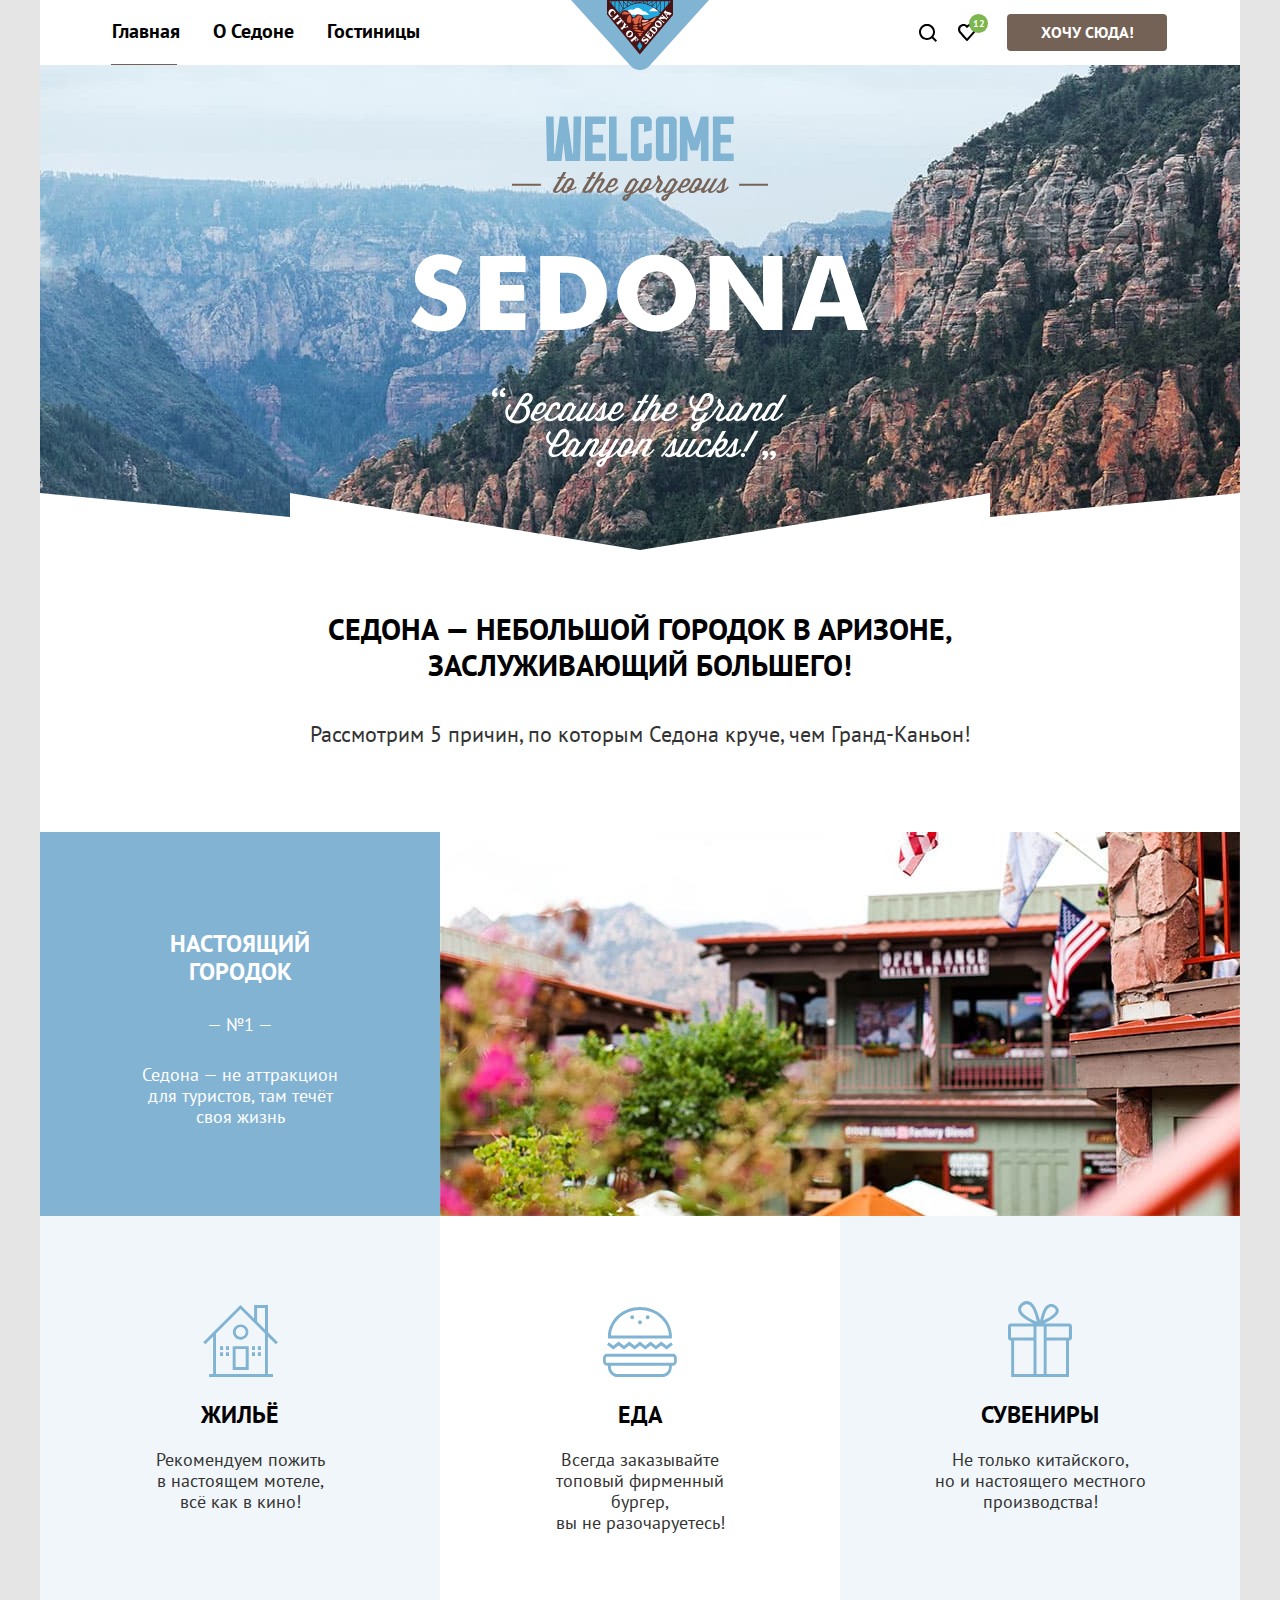
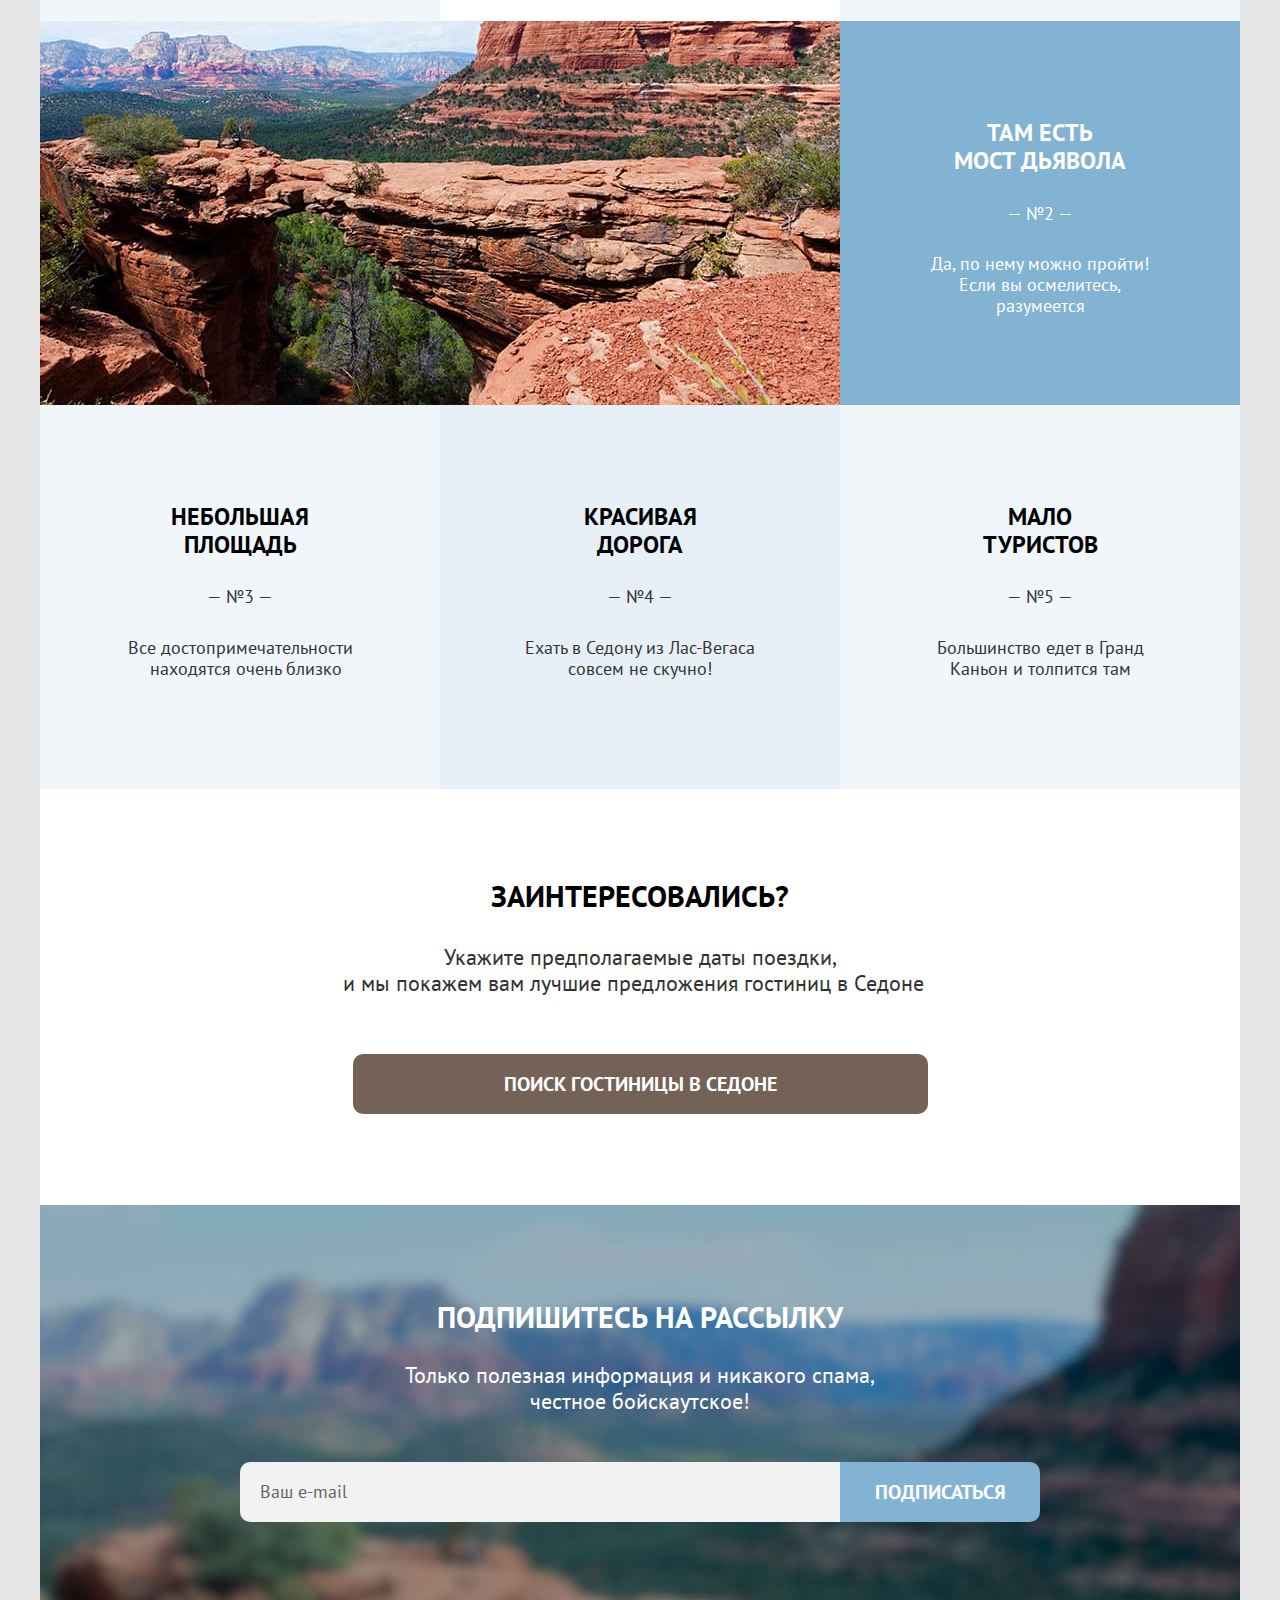
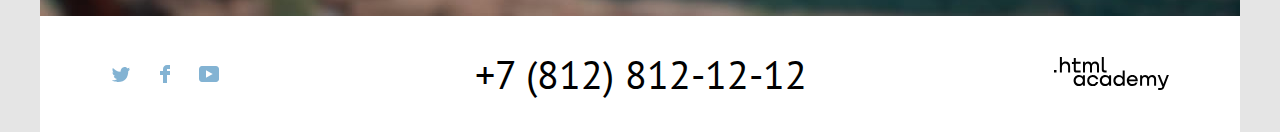
<file: index.html>
<!DOCTYPE html>
<html lang="ru">
  <head>
    <meta charset="utf-8">
    <title>HTML Academy: Седона</title>
    <link rel="icon" href="favicon.ico">
    <link rel="icon" type="image/png" sizes="32x32" href="img/favicon.png">
    <link rel="stylesheet" href="css/styles.css">
  </head>
  <body>
    <header class="page-header">
      <nav class="navigation">
        <ul class="navigation-list">
          <li class="navigation-item">
            <span class="navigation-link navigation-link-current">Главная</span>
          </li>
          <li class="navigation-item">
            <a class="navigation-link" href="#">О Седоне</a>
          </li>
          <li class="navigation-item">
            <a class="navigation-link" href="catalog.html">Гостиницы</a>
          </li>
        </ul>
        <a class="navigation-logo" href="#">
          <img class="logo" src="img/sedona.svg" width="138" height="70" alt="Логотип Седона.">
        </a>
        <ul class="navigation-list navigation-user">
          <li class="navigation-item">
            <a class="navigation-link navigation-link-icon" href="#">
              <svg class="navigation-icon" aria-hidden="true" focusable="false" width="18" height="18" viewBox="0 0 18 18" fill="none" xmlns="http://www.w3.org/2000/svg" role="img" aria-label="Поиск">
                <path d="M18 16.5L14.3 12.8C15.3 11.5 16 9.8 16 7.9C16 3.5 12.4 -0.1 8 -0.1C3.6 -0.1 0 3.6 0 8C0 12.4 3.6 16 8 16C9.8 16 11.5 15.4 12.9 14.3L16.6 18L18 16.5ZM8 14C4.7 14 2 11.3 2 8C2 4.7 4.7 2 8 2C11.3 2 14 4.7 14 8C14 11.3 11.3 14 8 14Z"/>
              </svg>
              <span class="visually-hidden">Поиск</span>
            </a>
          </li>
          <li class="navigation-item">
            <a class="navigation-link navigation-link-icon icon-current" href="#">
              <svg class="navigation-icon" focusable="false" width="18" height="17" viewBox="0 0 18 17" fill="none" xmlns="http://www.w3.org/2000/svg" role="img" aria-label="Избранное">
                <path d="M8.9 17C8.6 17 8.3 16.9 8.1 16.6C2.7 10.5 1.4 9.1 1.1 8.7C0.4 7.8 0 6.6 0 5.4C0 2.4 2.4 0 5.5 0C6.8 0 8 0.5 9 1.3C10 0.5 11.3 0 12.5 0C15.5 0 18 2.4 18 5.4C18 6.7 17.5 7.9 16.7 8.8L9.7 16.7C9.5 16.9 9.3 17 8.9 17ZM2.9 7.5C3.2 7.9 6.4 11.5 9 14.4L15.2 7.4C15.7 6.9 15.9 6.2 15.9 5.4C15.9 3.6 14.4 2.1 12.6 2.1C11.6 2.1 10.6 2.6 9.9 3.4C9.6 3.7 9.3 3.8 9 3.8C8.7 3.8 8.4 3.6 8.2 3.4C7.5 2.6 6.5 2.1 5.5 2.1C3.7 2.1 2.2 3.6 2.2 5.4C2.1 6.3 2.5 7 2.9 7.5C2.8 7.5 2.8 7.5 2.9 7.5Z"/>
              </svg>
              <span class="visually-hidden">Избранное</span>
            </a>
            <div class="popover">
              <div class="popover-content">
                <svg class="triangle" focusable="false" width="20" height="10" viewBox="0 0 20 10" fill="none" xmlns="http://www.w3.org/2000/svg" role="img" aria-label="Стрелка">
                  <g filter="url(#filter0_d_5:544)">
                  <path d="M10 1L20 10H0L10 1Z"/>
                  </g>
                  <defs>
                  <filter id="filter0_d_5:544" x="0" y="0" width="20" height="10" filterUnits="userSpaceOnUse" color-interpolation-filters="sRGB">
                  <feFlood flood-opacity="0" result="BackgroundImageFix"/>
                  <feColorMatrix in="SourceAlpha" type="matrix" values="0 0 0 0 0 0 0 0 0 0 0 0 0 0 0 0 0 0 127 0" result="hardAlpha"/>
                  <feOffset dy="-1"/>
                  <feColorMatrix type="matrix" values="0 0 0 0 0.894118 0 0 0 0 0.894118 0 0 0 0 0.894118 0 0 0 1 0"/>
                  <feBlend mode="normal" in2="BackgroundImageFix" result="effect1_dropShadow_5:544"/>
                  <feBlend mode="normal" in="SourceGraphic" in2="effect1_dropShadow_5:544" result="shape"/>
                  </filter>
                  </defs>
                </svg>
                <ul class="cart-items-list">
                  <li class="cart-items">
                    <a class="cart-item-link" href="#">
                      <div class="cart-item">
                        <div class="cart-title">
                          <h3 class="cart-item-title">Desert Quail Inn</h3>
                          <p class="cart-item-estate">Мотель</p>
                        </div>
                        <img class="cart-item-image" src="img/hotels/desert-quail-inn.jpg" width="48" height="48" alt="Desert Quail Inn.">
                      </div>
                    </a>
                    <a class="basket-link" href="#">
                      <svg class="basket" focusable="false" width="16" height="16" viewBox="0 0 16 16" fill="none" xmlns="http://www.w3.org/2000/svg" role="img" aria-label="Корзина">
                        <path d="M15.3 2.3H13.1H2.8H0.6C0.3 2.3 0 2.5 0 2.8C0 3.1 0.3 3.4 0.6 3.4H2.3V15.4C2.3 15.7 2.6 16 2.9 16H13.1C13.4 16 13.7 15.7 13.7 15.4V3.4H15.4C15.7 3.4 16 3.1 16 2.8C16 2.5 15.6 2.3 15.3 2.3ZM12.5 14.8H3.4V3.4H12.5V14.8Z"/>
                        <path d="M6.19995 1.2H9.59995C9.89995 1.2 10.2 0.9 10.2 0.6C10.2 0.3 9.99995 0 9.69995 0H6.19995C5.89995 0 5.69995 0.3 5.69995 0.6C5.69995 0.9 5.89995 1.2 6.19995 1.2Z"/>
                        <path d="M6.2001 12C6.5001 12 6.8001 11.7 6.8001 11.4V5.7C6.8001 5.4 6.5001 5.1 6.2001 5.1C5.9001 5.1 5.6001 5.4 5.6001 5.7V11.4C5.7001 11.7 5.9001 12 6.2001 12Z" fill="black"/>
                        <path d="M9.7001 12C10.0001 12 10.3001 11.7 10.3001 11.4V5.7C10.3001 5.4 10.0001 5.1 9.7001 5.1C9.4001 5.1 9.1001 5.5 9.1001 5.7V11.4C9.1001 11.7 9.3001 12 9.7001 12Z"/>
                      </svg>
                    </a>
                  </li>
                  <li class="cart-items">
                    <a class="cart-item-link" href="#">
                      <div class="cart-item">
                        <div class="cart-title">
                          <h3 class="cart-item-title">Villas at Poco Diablo</h3>
                          <p class="cart-item-estate">Апартаменты</p>
                        </div>
                        <img class="cart-item-image" src="img/hotels/villas-at-poco-diablo.jpg" width="48" height="48" alt="Villas at Poco Diablo.">
                      </div>
                    </a>
                    <a class="basket-link" href="#">
                      <svg class="basket" focusable="false" width="16" height="16" viewBox="0 0 16 16" fill="none" xmlns="http://www.w3.org/2000/svg" role="img" aria-label="Корзина">
                        <path d="M15.3 2.3H13.1H2.8H0.6C0.3 2.3 0 2.5 0 2.8C0 3.1 0.3 3.4 0.6 3.4H2.3V15.4C2.3 15.7 2.6 16 2.9 16H13.1C13.4 16 13.7 15.7 13.7 15.4V3.4H15.4C15.7 3.4 16 3.1 16 2.8C16 2.5 15.6 2.3 15.3 2.3ZM12.5 14.8H3.4V3.4H12.5V14.8Z"/>
                        <path d="M6.19995 1.2H9.59995C9.89995 1.2 10.2 0.9 10.2 0.6C10.2 0.3 9.99995 0 9.69995 0H6.19995C5.89995 0 5.69995 0.3 5.69995 0.6C5.69995 0.9 5.89995 1.2 6.19995 1.2Z"/>
                        <path d="M6.2001 12C6.5001 12 6.8001 11.7 6.8001 11.4V5.7C6.8001 5.4 6.5001 5.1 6.2001 5.1C5.9001 5.1 5.6001 5.4 5.6001 5.7V11.4C5.7001 11.7 5.9001 12 6.2001 12Z" fill="black"/>
                        <path d="M9.7001 12C10.0001 12 10.3001 11.7 10.3001 11.4V5.7C10.3001 5.4 10.0001 5.1 9.7001 5.1C9.4001 5.1 9.1001 5.5 9.1001 5.7V11.4C9.1001 11.7 9.3001 12 9.7001 12Z"/>
                      </svg>
                    </a>
                  </li>
                </ul>
                <a class="button button_brown all_favorites" href="#">Все избранные</a>
              </div>
            </div>
          </li>
          <li class="navigation-item want-to-come">
            <a class="button button_brown want_to_come" href="#">Хочу сюда!</a>
          </li>
        </ul>
      </nav>
    </header>
    <main class="main-container main-index">
      <div class="page-container">
        <h1 class="visually-hidden">Седона</h1>
        <section class="first-screen">
          <div class="index-background">
            <img class="welcome" src="img/welcome.svg" width="458" height="352" alt="Добро пожаловать в Седону.">
            <p class="visually-hidden">Welcome to the dordeous Sedona "Because the Grand Canyon suckes"</p>
          </div>
          <h2 class="first-screen-title">Седона — небольшой городок в Аризоне, заслуживающий большего!</h2>
          <p class="first-screen-description">Рассмотрим 5 причин, по которым Седона круче, чем Гранд-Каньон!</p>
        </section>
        <section class="advantages">
          <h2 class="visually-hidden">Преимущества</h2>
          <ul class="advantages-list">
            <li class="advantages-item special_cold">
              <div class="real-town-cold">
                <h3 class="advantages-cart advantages-title">Настоящий<br>городок</h3>
                <span class="number">— №1 —</span>
                <p class="advantages-description">Седона — не аттракцион для туристов, там течёт своя жизнь</p>
              </div>
              <img class="real-town" src="img/real-town.jpg" width="800" height="384" alt="Настоящий городок.">
            </li>
            <li class="advantages-item special_cold_light">
              <div class="icon-text">
                <h3 class="advantages-cart advantages-title">Жильё</h3>
                <p class="advantages-description">Рекомендуем пожить<br>в настоящем мотеле,<br> всё как в кино!</p>
              </div>
            </li>
            <li class="advantages-item basic_white">
              <div class="icon-text">
                <h3 class="advantages-cart advantages-title">Еда</h3>
                <p class="advantages-description">Всегда заказывайте<br>топовый фирменный бургер,<br> вы не разочаруетесь!</p>
              </div>
            </li>
            <li class="advantages-item special_cold_light">
              <div class="icon-text">
                <h3 class="advantages-cart advantages-title">Сувениры</h3>
                <p class="advantages-description">Не только китайского,<br> но и настоящего местного производства!</p>
              </div>
            </li>
            <li class="advantages-item special_cold special_cold_devil_bridge">
              <div class="real-town-cold">
                <h3 class="advantages-cart advantages-title">Там есть<br>мост дьявола</h3>
                <span class="number">— №2 —</span>
                <p class="advantages-description">Да, по нему можно пройти! Если вы осмелитесь, разумеется</p>
              </div>
              <img class="devil-bridge" src="img/devil's-bridge.jpg" width="800" height="384" alt="Мост дьявола.">
            </li>
            <li class="advantages-item special_cold_light">
              <div class="real-town-cold-light">
                <h3 class="advantages-cart advantages-title">Небольшая<br>площадь</h3>
                <span class="number">— №3 —</span>
                <p class="advantages-description">Все достопримечательности <span class="are-very">находятся очень близко</span></p>
              </div>
            </li>
            <li class="advantages-item special_blue_light">
              <div class="real-town-cold-light">
                <h3 class="advantages-cart advantages-title">Красивая<br>дорога</h3>
                <span class="number">— №4 —</span>
                <p class="advantages-description">Ехать в Седону из Лас-Вегаса совсем не скучно!</p>
              </div>
            </li>
            <li class="advantages-item special_cold_light">
              <div class="real-town-cold-light">
                <h3 class="advantages-cart advantages-title">Мало<br>туристов</h3>
                <span class="number">— №5 —</span>
                <p class="advantages-description">Большинство едет в Гранд Каньон и толпится там</p>
              </div>
            </li>
          </ul>
        </section>
        <section class="hotel-search">
          <h2 class="hotel-search-title">Заинтересовались?</h2>
          <p class="hotel-search-description">Укажите предполагаемые даты поездки,<br> <span class="show-you"> и мы покажем вам лучшие предложения гостиниц в Седоне</span></p>
          <div class="search-sedona">
            <a class="button button_brown_big" href="#">ПОИСК ГОСТИНИЦЫ В седоне</a>
          </div>
        </section>
        <section class="appointment">
          <h2 class="appointment-title">Подпишитесь на рассылку</h2>
          <p class="appointment-description">Только полезная информация и никакого спама,<br> честное бойскаутское!</p>
          <div class="subscribe">
            <form class="appointment-form" action="https://echo.htmlacademy.ru/" method="post">
              <input type="email" id="appointment-e-mail" name="email" placeholder="Ваш e-mail">
              <button class="button button_blue_big" type="submit">Подписаться</button>
            </form>
          </div>
        </section>
      </div>
    </main>
    <footer class="page-footer">
      <section class="footer-social">
        <h2 class="visually-hidden">Давайте дружить</h2>
        <ul class="footer-social-list">
          <li class="footer-social-item">
            <a class="footer-social-link" href="https://twitter.com/htmlacademy_ru">
              <svg class="footer-social-icon" width="18" height="15" viewBox="0 0 18 15" fill="none" xmlns="http://www.w3.org/2000/svg" role="img" aria-label="Твитер">
                <path d="M11.6 0.200056C13.4 -0.299944 14.8 0.500056 15.4 1.40006C16.1 1.20006 16.8 0.900056 17.5 0.700056C17.5 1.60006 16.9 2.20006 16.6 2.50006C17.3 2.60006 18 1.90006 18 1.90006C17.8 2.90006 16.9 3.70006 16.3 3.90006C16.1 10.7001 13 15.1001 5.7 15.0001C5.1 15.0001 5.8 15.0001 5.2 15.0001C4.8 15.0001 0.8 14.5001 0 13.1001C2.4 13.3001 4.1 12.7001 5 11.9001C4 11.6001 2.1 11.5001 1.8 9.00006C2.2 9.10006 2.4 9.20006 3.1 9.10006C1.8 8.30006 0.4 7.50006 0.5 5.30006C0.8 5.60006 1.6 5.80006 1.9 5.80006C1.1 5.60006 -0.2 2.50006 0.9 0.900056C2.8 2.80006 4.9 4.50006 8.5 4.70006C8.7 2.30006 9.7 0.800056 11.6 0.200056Z"/>
              </svg>
              <span class="visually-hidden">Twitter </span>
            </a>
          </li>
          <li class="footer-social-item">
            <a class="footer-social-link" href="https://www.facebook.com/htmlacademy">
              <svg class="footer-social-icon" aria-hidden="true"  focusable="false" width="10" height="18" viewBox="0 0 10 18" fill="none" xmlns="http://www.w3.org/2000/svg" role="img" aria-label="Фейсбук">
                <path d="M7 0C4.8 0 3 1.8 3 4V6H0V10H3V18H7V10H10V6H7V4H10V0H7Z"/>
              </svg>
              <span class="visually-hidden">Facebook</span>
            </a>
          </li>
          <li class="footer-social-item">
            <a class="footer-social-link" href="https://www.youtube.com/c/HTMLAcademyRUS">
              <svg class="footer-social-icon" aria-hidden="true"  focusable="false" width="20" height="16" viewBox="0 0 20 16" fill="none" xmlns="http://www.w3.org/2000/svg" role="img" aria-label="Ютуб">
                <path d="M17 0H2.9C1.2 0 0 1.5 0 3.2V12.7C0 14.5 1.2 16 2.9 16H17.2C18.7 16 20.1 14.5 20.1 12.8V3.2C19.9 1.5 18.7 0 17 0ZM7 11.8V4.2L13.7 8L7 11.8Z"/>
              </svg>
              <span class="visually-hidden">Youtube</span>
            </a>
          </li>
        </ul>
        <a class="footer-contacts-address-phone" href="tel:+78128121212">+7 (812) 812-12-12</a>
        <a class="htmlacademy-link" href="https://htmlacademy.ru/">
          <svg class="htmlacademy-icon" focusable="false" width="115" height="34" fill="none" xmlns="http://www.w3.org/2000/svg" role="img" aria-label=".html academy">
            <path d="M0 12.9v2.6h2.5v-2.6H0ZM11.6 4.5c-1.6 0-2.8.7-3.6 1.7h-.1V0h-2v15.5h2v-5.3c0-2.1 1.3-3.6 3.3-3.6 1.8 0 2.9 1.4 2.9 3.2v5.7h2V9.4c.1-3-1.8-4.9-4.5-4.9ZM26.6 4.8h-4.8V1.1h-2v3.8h-1.9v2h1.9v6c0 1.7 1 2.7 2.7 2.7h4.1v-2h-3.7c-.7 0-1.1-.4-1.1-1.1V6.8h4.8v-2ZM41.1 4.6c-1.6 0-2.9.8-3.5 2.1h-.1c-.6-1.2-1.8-2.1-3.4-2.1-1.4 0-2.5.8-3.1 1.8h-.1V4.8H29v10.6h2V10c0-2 1-3.5 2.6-3.5 1.5 0 2.4 1 2.4 2.6v6.3h2V9.8c0-2.4 1.4-3.3 2.6-3.3 1.5 0 2.4 1 2.4 2.6v6.3h2V8.9c.1-2.5-1.4-4.3-3.9-4.3ZM47.8 12.7c0 1.7 1 2.7 2.8 2.7h2v-2h-1.7c-.7 0-1.1-.4-1.1-1.1V0h-2v12.7ZM28.9 19.7c-.9-1.1-2.2-1.8-3.9-1.8-3.1 0-5.4 2.3-5.4 5.6s2.3 5.6 5.4 5.6c1.8 0 3-.8 3.8-1.9h.1v1.6h2V18.2h-2v1.5Zm-3.6 7.4c-2.2 0-3.6-1.6-3.6-3.6s1.4-3.6 3.6-3.6 3.6 1.6 3.6 3.6c0 1.9-1.4 3.6-3.6 3.6ZM44.2 22c-.5-2.4-2.6-4.1-5.4-4.1a5.4 5.4 0 0 0-5.6 5.6c0 3.1 2.2 5.6 5.6 5.6 2.8 0 4.9-1.8 5.4-4.2h-2.1a3.4 3.4 0 0 1-3.3 2.3c-2.2 0-3.6-1.6-3.6-3.6s1.4-3.6 3.6-3.6c1.6 0 2.8 1 3.3 2.2h2.1V22ZM55.1 19.7c-.9-1.1-2.2-1.8-3.9-1.8-3.1 0-5.4 2.3-5.4 5.6s2.3 5.6 5.4 5.6c1.8 0 3-.8 3.8-1.9h.1v1.6h2V18.2h-2v1.5Zm-3.6 7.4c-2.2 0-3.6-1.6-3.6-3.6s1.4-3.6 3.6-3.6 3.6 1.6 3.6 3.6c0 1.9-1.5 3.6-3.6 3.6ZM68.7 19.8c-.9-1.1-2.2-1.9-3.9-1.9-3.1 0-5.4 2.3-5.4 5.6s2.2 5.6 5.4 5.6c1.7 0 3-.8 3.8-1.8h.1v1.5h2V13.4h-2v6.4Zm-3.6 7.3c-2.2 0-3.6-1.6-3.6-3.6s1.4-3.6 3.6-3.6 3.6 1.6 3.6 3.6c-.1 2-1.5 3.6-3.6 3.6ZM78.3 17.9c-3.3 0-5.5 2.5-5.5 5.6 0 3 2.1 5.6 5.5 5.6 2.5 0 4.5-1.3 5.2-3.6h-2.1c-.5 1-1.6 1.6-3 1.6-1.9 0-3.3-1.3-3.4-2.9h8.8c.2-3.6-2-6.3-5.5-6.3Zm0 1.9c1.7 0 3 1 3.3 2.6h-6.5c.3-1.5 1.5-2.6 3.2-2.6ZM98.2 17.9c-1.6 0-2.9.8-3.6 2h-.1c-.6-1.2-1.8-2-3.4-2-1.4 0-2.5.7-3.1 1.8v-1.5h-1.9v10.6h2v-5.4c0-2 1-3.4 2.6-3.5 1.5 0 2.4 1 2.4 2.6v6.3h2v-5.6c0-2.4 1.4-3.3 2.6-3.3 1.5 0 2.4 1 2.4 2.6v6.3h2v-6.5c.1-2.6-1.4-4.4-3.9-4.4ZM109.4 27l-3.6-8.9h-2.2l4.8 11.6c-.3.9-.7 1.2-1.7 1.2h-2.5v2h2.5c1.8 0 2.8-.8 3.5-2.6l4.7-12.2h-2.1l-3.4 8.9Z"/>
          </svg>
          <span class="visually-hidden">.html academy</span>
        </a>
      </section>
    </footer>
    <div class="modal-container">
      <div class="modal modal-auth">
        <section class="modal-content">
          <h2 class="modal-title">Поиск гостиницы в Седоне</h2>
          <button class="modal-close-button">
            <svg class="close" focusable="false" width="13" height="13" viewBox="0 0 13 13" fill="none" xmlns="http://www.w3.org/2000/svg" role="img" aria-label="Закрыть">
              <path d="M13 1.2L11.8 0L6.5 5.3L1.2 0L0 1.2L5.3 6.5L0 11.8L1.2 13L6.5 7.7L11.8 13L13 11.8L7.7 6.5L13 1.2Z"/>
            </svg>
            <span class="visually-hidden">Закрыть</span>
          </button>
          <div class="modal-form">
            <form action="https://echo.htmlacademy.ru/" method="post">
              <div class="arrival-date date--error">
                <label>Дата заезда:</label>
                <input type="text" id="arrival-text" name="text" placeholder="Укажите дату">
                <p class="date_message error-message">Мы не можем отправить вас в прошлое.</p>
                <p class="date_message success-message">На эти даты есть свободные номера. Пока есть.</p>
              </div>
              <div class="arrival-date date--success">
                <label>Дата выезда:</label>
                <input type="text" id="departure-text" name="text" placeholder="Укажите дату">
                <p class="date_message error-message">Мы не можем отправить вас в прошлое.</p>
                <p class="date_message success-message">На эти даты есть свободные номера. Пока есть.</p>
              </div>
              <div class="quantity-adults">
                <label class="quantity-adults-label">Взрослые:</label>
                  <div class="quantity-adults-imput_wrapper">
                    <button class="quantity-link quantity-link-minus" type="button">
                      <svg class="minus" focusable="false" width="13" height="1" viewBox="0 0 13 1" fill="none" xmlns="http://www.w3.org/2000/svg" role="img" aria-label="Минус">
                        <path d="M0 0L0 1L13 1V0L0 0Z"/>
                      </svg>
                    </button>
                    <button class="quantity-link quantity-link-plus" type="button">
                      <svg class="plus" focusable="false" width="13" height="13" viewBox="0 0 13 13" fill="none" xmlns="http://www.w3.org/2000/svg" role="img" aria-label="Плюс">
                        <path d="M13 6H7V0H6V6H0V7H6V13H7V7H13V6Z"/>
                      </svg>
                    </button>
                    <input class="quantity-adults_imput" type="text" name="text" placeholder="2">
                  </div>
                <label class="quantity-adults-label label-children">Дети:</label>
                <div class="modal-info_wrapper">
                  <button class="modal-info" type="button">
                    <svg class="info" focusable="false" width="1" height="9" viewBox="0 0 1 9" fill="none" xmlns="http://www.w3.org/2000/svg" role="img" aria-label="Кнопка">
                      <g clip-path="url(#clip0_346:217)">
                      <path d="M0 9H1L1 3H0L0 9Z"/>
                      <path d="M1 0H0V1H1V0Z"/>
                      </g>
                      <defs>
                      <clipPath id="clip0_346:217">
                      <rect width="1" height="9"/>
                      </clipPath>
                      </defs>
                    </svg>
                  </button>
                  <span class="modal-popover">Укажите количество детей, которые будут с вами, возраст которых от 6 до 18 лет. Дети до 6 лет размещаются бесплатно.</span>
                </div>
                <div class="quantity-adults-imput_wrapper wrapper-children">
                  <button class="quantity-link quantity-link-minus" type="button">
                    <svg class="minus" focusable="false" width="13" height="1" viewBox="0 0 13 1" fill="none" xmlns="http://www.w3.org/2000/svg" role="img" aria-label="Минус">
                      <path d="M0 0L0 1L13 1V0L0 0Z"/>
                    </svg>
                  </button>
                  <button class="quantity-link quantity-link-plus" type="button">
                    <svg class="plus" focusable="false" width="13" height="13" viewBox="0 0 13 13" fill="none" xmlns="http://www.w3.org/2000/svg" role="img" aria-label="Плюс">
                      <path d="M13 6H7V0H6V6H0V7H6V13H7V7H13V6Z"/>
                    </svg>
                  </button>
                  <input class="quantity-adults_imput" type="text" name="text" placeholder="1">
                </div>
              </div>
            <button class="button button_blue_big button-modal" type="submit">Найти</button>
            </form>
          </div>
        </section>
      </div>
    </div>
  </body>
</html>
</file>
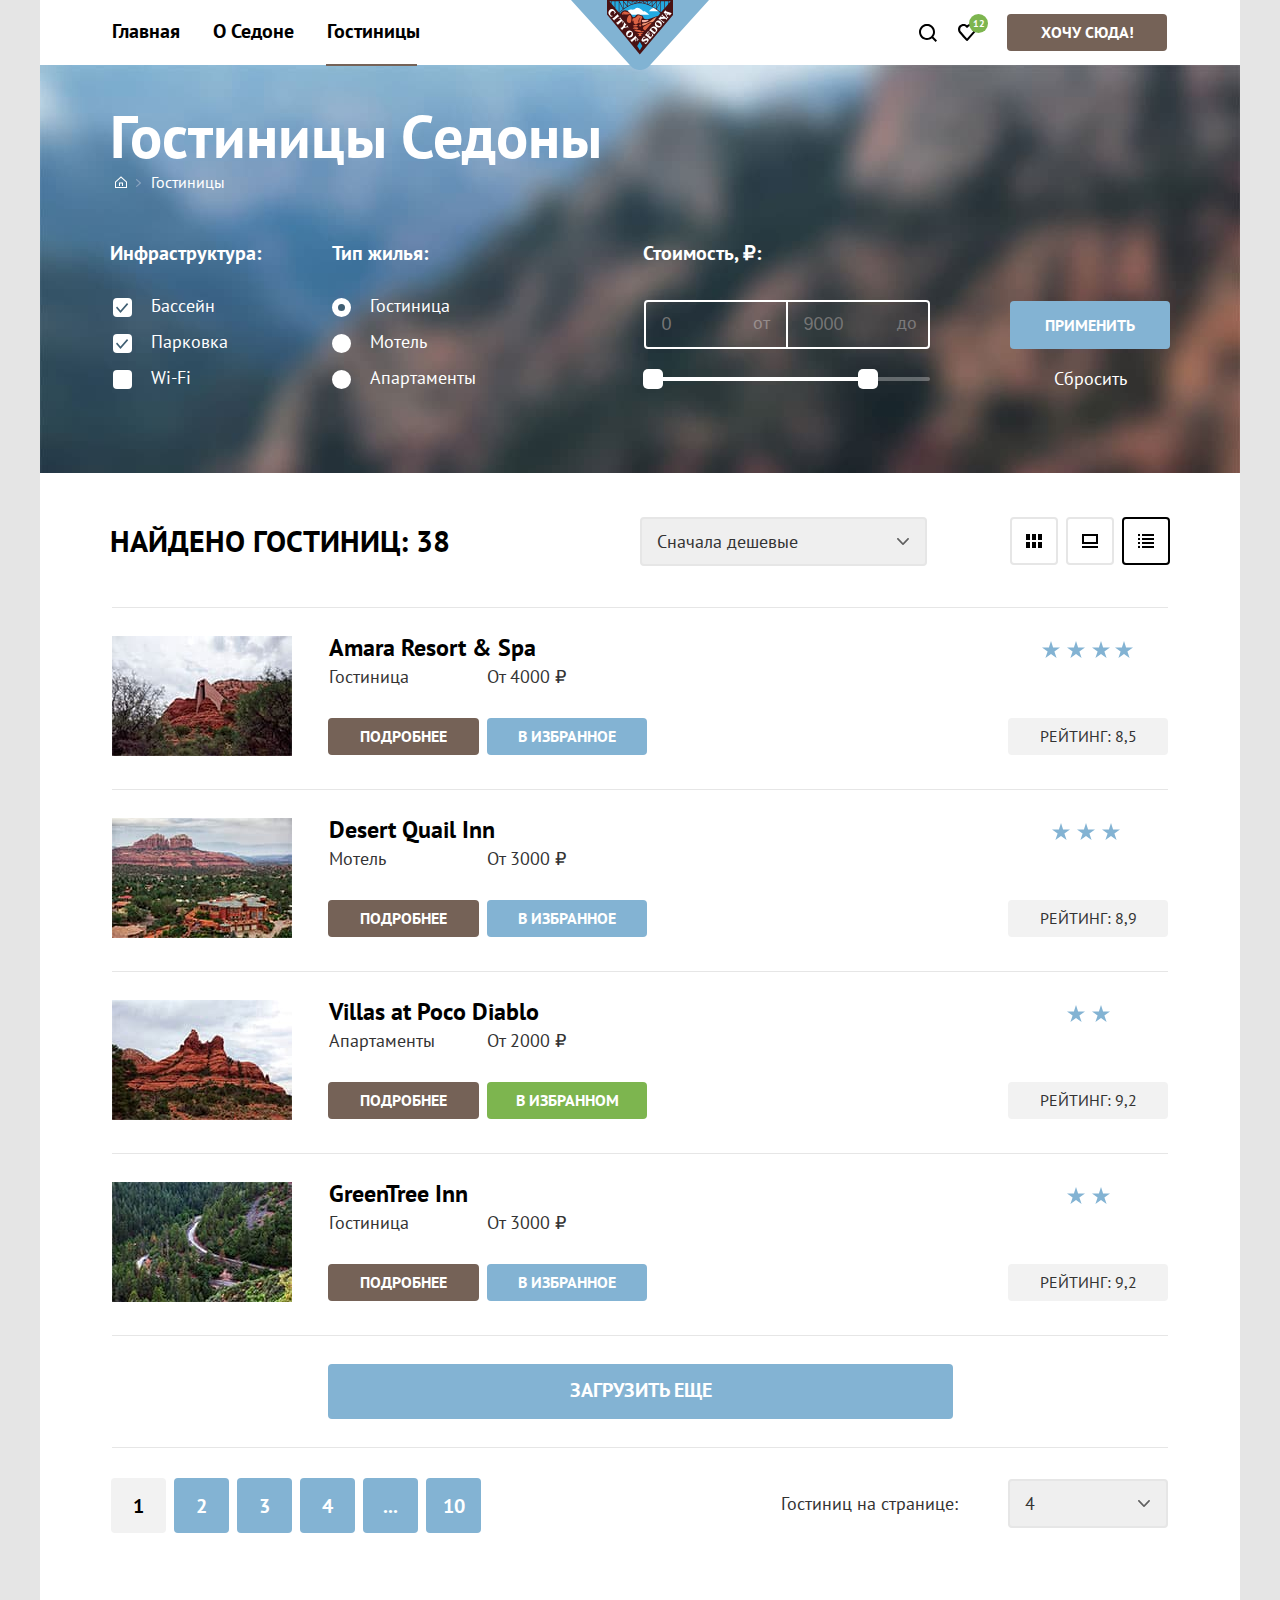
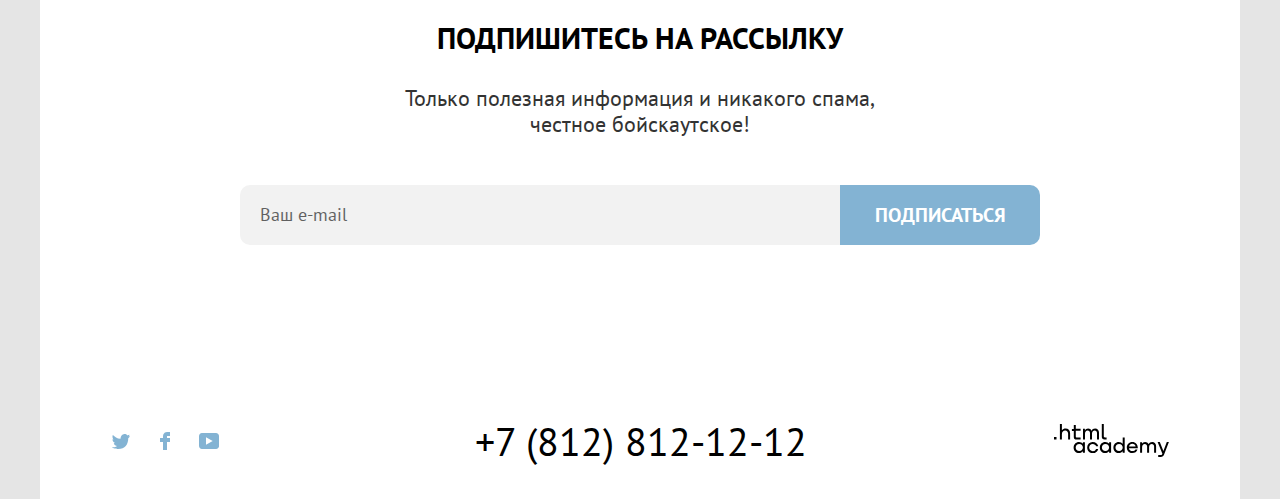
<file: catalog.html>
<!DOCTYPE html>
<html lang="ru">
  <head>
    <meta charset="utf-8">
    <title>HTML Academy: Седона</title>
    <link rel="icon" href="favicon.ico">
    <link rel="icon" type="image/png" sizes="32x32" href="img/favicon.png">
    <link rel="stylesheet" href="css/styles.css">
  </head>
  <body>
    <header class="page-header">
      <nav class="navigation">
        <ul class="navigation-list">
          <li class="navigation-item">
            <a class="navigation-link" href="index.html">Главная</a>
          </li>
          <li class="navigation-item">
            <a class="navigation-link" href="#">О Седоне</a>
          </li>
          <li class="navigation-item">
            <span class="navigation-link navigation-link-current">Гостиницы</span>
          </li>
        </ul>
        <a class="navigation-logo" href="index.html">
          <img class="logo" src="img/sedona.svg" width="138" height="70" alt="Логотип Седона.">
        </a>
        <ul class="navigation-list navigation-user">
          <li class="navigation-item">
            <a class="navigation-link navigation-link-icon" href="#">
              <svg class="navigation-icon" focusable="false" width="18" height="18" viewBox="0 0 18 18" fill="none" xmlns="http://www.w3.org/2000/svg" role="img" aria-label="Поиск">
                <path d="M18 16.5L14.3 12.8C15.3 11.5 16 9.8 16 7.9C16 3.5 12.4 -0.1 8 -0.1C3.6 -0.1 0 3.6 0 8C0 12.4 3.6 16 8 16C9.8 16 11.5 15.4 12.9 14.3L16.6 18L18 16.5ZM8 14C4.7 14 2 11.3 2 8C2 4.7 4.7 2 8 2C11.3 2 14 4.7 14 8C14 11.3 11.3 14 8 14Z"/>
              </svg>
              <span class="visually-hidden">Поиск</span>
            </a>
          </li>
          <li class="navigation-item">
            <a class="navigation-link navigation-link-icon icon-current" href="#">
              <svg class="navigation-icon" focusable="false" width="18" height="17" viewBox="0 0 18 17" fill="none" xmlns="http://www.w3.org/2000/svg" role="img" aria-label="Избранное">
                <path d="M8.9 17C8.6 17 8.3 16.9 8.1 16.6C2.7 10.5 1.4 9.1 1.1 8.7C0.4 7.8 0 6.6 0 5.4C0 2.4 2.4 0 5.5 0C6.8 0 8 0.5 9 1.3C10 0.5 11.3 0 12.5 0C15.5 0 18 2.4 18 5.4C18 6.7 17.5 7.9 16.7 8.8L9.7 16.7C9.5 16.9 9.3 17 8.9 17ZM2.9 7.5C3.2 7.9 6.4 11.5 9 14.4L15.2 7.4C15.7 6.9 15.9 6.2 15.9 5.4C15.9 3.6 14.4 2.1 12.6 2.1C11.6 2.1 10.6 2.6 9.9 3.4C9.6 3.7 9.3 3.8 9 3.8C8.7 3.8 8.4 3.6 8.2 3.4C7.5 2.6 6.5 2.1 5.5 2.1C3.7 2.1 2.2 3.6 2.2 5.4C2.1 6.3 2.5 7 2.9 7.5C2.8 7.5 2.8 7.5 2.9 7.5Z"/>
              </svg>
              <span class="visually-hidden">Избранное<sup class="number-of-favorites">12</sup></span>
            </a>
            <div class="popover">
              <div class="popover-content">
                <svg class="triangle" focusable="false" width="20" height="10" viewBox="0 0 20 10" fill="none" xmlns="http://www.w3.org/2000/svg" role="img" aria-label="Стрелка">
                  <g filter="url(#filter0_d_5:544)">
                  <path d="M10 1L20 10H0L10 1Z"/>
                  </g>
                  <defs>
                  <filter id="filter0_d_5:544" x="0" y="0" width="20" height="10" filterUnits="userSpaceOnUse" color-interpolation-filters="sRGB">
                  <feFlood flood-opacity="0" result="BackgroundImageFix"/>
                  <feColorMatrix in="SourceAlpha" type="matrix" values="0 0 0 0 0 0 0 0 0 0 0 0 0 0 0 0 0 0 127 0" result="hardAlpha"/>
                  <feOffset dy="-1"/>
                  <feColorMatrix type="matrix" values="0 0 0 0 0.894118 0 0 0 0 0.894118 0 0 0 0 0.894118 0 0 0 1 0"/>
                  <feBlend mode="normal" in2="BackgroundImageFix" result="effect1_dropShadow_5:544"/>
                  <feBlend mode="normal" in="SourceGraphic" in2="effect1_dropShadow_5:544" result="shape"/>
                  </filter>
                  </defs>
                </svg>
                <ul class="cart-items-list">
                  <li class="cart-items">
                    <a class="cart-item-link" href="#">
                      <div class="cart-item">
                        <div class="cart-title">
                          <h3 class="advantages-cart cart-item-title">Desert Quail Inn</h3>
                          <p class="cart-item-estate">Мотель</p>
                        </div>
                        <img class="cart-item-image" src="img/hotels/desert-quail-inn.jpg" width="48" height="48" alt="Desert Quail Inn.">
                      </div>
                    </a>
                    <a class="basket-link" href="#">
                      <svg class="basket" focusable="false" width="16" height="16" viewBox="0 0 16 16" fill="none" xmlns="http://www.w3.org/2000/svg" role="img" aria-label="Корзина">
                        <path d="M15.3 2.3H13.1H2.8H0.6C0.3 2.3 0 2.5 0 2.8C0 3.1 0.3 3.4 0.6 3.4H2.3V15.4C2.3 15.7 2.6 16 2.9 16H13.1C13.4 16 13.7 15.7 13.7 15.4V3.4H15.4C15.7 3.4 16 3.1 16 2.8C16 2.5 15.6 2.3 15.3 2.3ZM12.5 14.8H3.4V3.4H12.5V14.8Z"/>
                        <path d="M6.19995 1.2H9.59995C9.89995 1.2 10.2 0.9 10.2 0.6C10.2 0.3 9.99995 0 9.69995 0H6.19995C5.89995 0 5.69995 0.3 5.69995 0.6C5.69995 0.9 5.89995 1.2 6.19995 1.2Z"/>
                        <path d="M6.2001 12C6.5001 12 6.8001 11.7 6.8001 11.4V5.7C6.8001 5.4 6.5001 5.1 6.2001 5.1C5.9001 5.1 5.6001 5.4 5.6001 5.7V11.4C5.7001 11.7 5.9001 12 6.2001 12Z" fill="black"/>
                        <path d="M9.7001 12C10.0001 12 10.3001 11.7 10.3001 11.4V5.7C10.3001 5.4 10.0001 5.1 9.7001 5.1C9.4001 5.1 9.1001 5.5 9.1001 5.7V11.4C9.1001 11.7 9.3001 12 9.7001 12Z"/>
                      </svg>
                    </a>
                  </li>
                  <li class="cart-items">
                    <a class="cart-item-link" href="#">
                      <div class="cart-item">
                        <div class="cart-title">
                          <h3 class="advantages-cart cart-item-title">Villas at Poco Diablo</h3>
                          <p class="cart-item-estate">Апартаменты</p>
                        </div>
                        <img class="cart-item-image" src="img/hotels/villas-at-poco-diablo.jpg" width="48" height="48" alt="Villas at Poco Diablo.">
                      </div>
                    </a>
                    <a class="basket-link" href="#">
                      <svg class="basket" focusable="false" width="16" height="16" viewBox="0 0 16 16" fill="none" xmlns="http://www.w3.org/2000/svg" role="img" aria-label="Корзина">
                        <path d="M15.3 2.3H13.1H2.8H0.6C0.3 2.3 0 2.5 0 2.8C0 3.1 0.3 3.4 0.6 3.4H2.3V15.4C2.3 15.7 2.6 16 2.9 16H13.1C13.4 16 13.7 15.7 13.7 15.4V3.4H15.4C15.7 3.4 16 3.1 16 2.8C16 2.5 15.6 2.3 15.3 2.3ZM12.5 14.8H3.4V3.4H12.5V14.8Z"/>
                        <path d="M6.19995 1.2H9.59995C9.89995 1.2 10.2 0.9 10.2 0.6C10.2 0.3 9.99995 0 9.69995 0H6.19995C5.89995 0 5.69995 0.3 5.69995 0.6C5.69995 0.9 5.89995 1.2 6.19995 1.2Z"/>
                        <path d="M6.2001 12C6.5001 12 6.8001 11.7 6.8001 11.4V5.7C6.8001 5.4 6.5001 5.1 6.2001 5.1C5.9001 5.1 5.6001 5.4 5.6001 5.7V11.4C5.7001 11.7 5.9001 12 6.2001 12Z" fill="black"/>
                        <path d="M9.7001 12C10.0001 12 10.3001 11.7 10.3001 11.4V5.7C10.3001 5.4 10.0001 5.1 9.7001 5.1C9.4001 5.1 9.1001 5.5 9.1001 5.7V11.4C9.1001 11.7 9.3001 12 9.7001 12Z"/>
                      </svg>
                    </a>
                  </li>
                </ul>
                <a class="button button_brown all_favorites" href="#">Все избранные</a>
              </div>
            </div>
          </li>
          <li class="navigation-item want-to-come">
            <a class="button button_brown want_to_come" href="#">Хочу сюда!</a>
          </li>
        </ul>
      </nav>
    </header>
    <main class="main-container main-inner">
      <div class="page-container">
        <div class="catalog-background">
          <header class="inner-header">
            <h1 class="inner-header-title">Гостиницы Седоны</h1>
            <ul class="breadcrumbs">
              <li class="breadcrumbs-item">
                <a class="breadcrumbs-link" href="index.html">
                  <svg class="home" focusable="false" width="12" height="12" viewBox="0 0 12 12" fill="none" xmlns="http://www.w3.org/2000/svg" role="img" aria-label="Домой">
                    <path d="M6 0.300049L0 5.80005V12H12V5.80005L6 0.300049ZM11 11H1V6.20005L6 1.70005L11 6.20005V11Z"/>
                    <path d="M4 10H5V7.5H7V10H8V6.5H4V10Z" fill="white"/>
                  </svg>
                  <span class="visually-hidden">Главная</span>
                </a>
                <svg class="nav-link" focusable="false" width="5" height="8" viewBox="0 0 5 8" fill="none" xmlns="http://www.w3.org/2000/svg" role="img" aria-label="Перейти">
                  <g clip-path="url(#clip0)">
                  <path d="M4.8 3.60005L0.999999 0.200049C0.799999 4.88311e-05 0.399999 4.88311e-05 0.0999989 0.200049C-0.200001 0.400049 -0.100001 0.800049 0.0999989 1.00005L3.4 4.00005L0.199999 7.00005C-1.11759e-06 7.20005 -1.11759e-06 7.60005 0.199999 7.80005C0.199999 7.90005 0.499999 8.00005 0.599999 8.00005C0.699999 8.00005 0.899999 7.90005 0.999999 7.80005L4.8 4.40005C5.1 4.20005 5.1 3.80005 4.8 3.60005Z"/>
                  </g>
                  <defs>
                  <clipPath id="clip0">
                  <rect width="5" height="8" fill="white"/>
                  </clipPath>
                  </defs>
                </svg>
              </li>
              <li class="breadcrumbs-item">
                <span class="breadcrumbs-link">Гостиницы</span>
              </li>
            </ul>
          </header>
          <section class="catalog-filters">
            <h2 class="visually-hidden">Фильтры</h2>
            <form class="catalog-filter" action="https://echo.htmlacademy.ru/" method="get">
              <fieldset class="catalog-filter-group infrastructure">
                <legend class="catalog-filter-title">Инфраструктура:</legend>
                <ul class="catalog-filter-list">
                  <li class="catalog-filter-item">
                    <input class="visually-hidden control-input" id="swimming" type="checkbox" name="infrastructure" value="swimming-pool" checked>
                    <label class="control" for="swimming">Бассейн</label>
                  </li>
                  <li class="catalog-filter-item">
                    <input class="visually-hidden control-input" id="parking" type="checkbox" name="infrastructure" value="parking-space" checked>
                    <label class="control" for="parking">Парковка</label>
                  </li>
                  <li class="catalog-filter-item">
                    <input class="visually-hidden control-input" id="wi-fi" type="checkbox" name="infrastructure" value="wi-fi">
                    <label class="control" for="wi-fi">Wi-Fi</label>
                  </li>
                </ul>
              </fieldset>
              <fieldset class="catalog-filter-group type_of_housing">
                <legend class="catalog-filter-title">Тип жилья:</legend>
                <ul class="catalog-filter-list radio-list">
                  <li class="catalog-filter-item">
                    <input class="visually-hidden control-input" id="hotel" type="radio" name="type of housing" value="hotel" checked>
                    <label class="control" for="hotel">Гостиница</label>
                  </li>
                  <li class="catalog-filter-item">
                    <input class="visually-hidden control-input" id="the-motel" type="radio" name="type of housing" value="the-motel">
                    <label class="control" for="the-motel">Мотель</label>
                  </li>
                  <li class="catalog-filter-item">
                    <input class="visually-hidden control-input" id="apartments" type="radio" name="type of housing" value="apartments">
                    <label class="control" for="apartments">Апартаменты</label>
                  </li>
                </ul>
              </fieldset>
              <fieldset class="catalog-filter-group cost_in_rubles">
                <legend class="catalog-filter-title">Стоимость, ₽:</legend>
                <div class="range-wrapper-inputs">
                  <label class="catalog-filter-label">
                    <input class="range-input" type="number" placeholder="0" name="min-price">
                    <span class="range-text">от</span>
                  </label>
                  <label class="catalog-filter-label">
                    <input class="range-input range-input-max" type="number" placeholder="9000" name="max-price">
                    <span class="range-text">до</span>
                  </label>
                </div>
                <div class="range-scale">
                  <div class="range-bar">
                    <button class="range-toggle toggle-min" type="button">
                      <span class="visually-hidden">Изменить минимальную цену.</span>
                    </button>
                    <button class="range-toggle toggle-max" type="button">
                      <span class="visually-hidden">Изменить максимальную цену.</span>
                    </button>
                  </div>
                </div>
              </fieldset>
              <div class="apply-reset">
                <button class="button button_blue apply" type="submit">Применить</button>
                <button class="button reset" type="reset">Сбросить</button>
              </div>
            </form>
          </section>
        </div>
        <section class="catalog-sorting">
          <div class="catalog-sorting-hotel">
            <h2 class="sorting">Найдено гостиниц: 38</h2>
            <ul class="mode-list">
              <li class="mode-item-cheap">
                <form action="https://echo.htmlacademy.ru/" method="get">
                  <label class="visually-hidden" for="sort">Сортировка</label>
                  <select id="sort" class="cheap select-control">
                    <option value="cheap-first">Сначала дешевые</option>
                    <option value="rich-first">Сначала дорогие</option>
                  </select>
                  <input class="visually-hidden" type="submit">
                </form>
              </li>
              <li class="mode-item">
                <a class="button_transparent card-grid-toggle" href="#">
                  <svg class="mode-title" focusable="false" width="16" height="14" viewBox="0 0 16 14" fill="none" xmlns="http://www.w3.org/2000/svg" role="img" aria-label="Лист">
                    <path d="M4 0H0V6H4V0Z"/>
                    <path d="M16 0H12V6H16V0Z"/>
                    <path d="M10 0H6V6H10V0Z"/>
                    <path d="M4 8H0V14H4V8Z"/>
                    <path d="M16 8H12V14H16V8Z"/>
                    <path d="M10 8H6V14H10V8Z"/>
                  </svg>
                  <span class="visually-hidden">Лист</span>
                </a>
              </li>
              <li class="mode-item">
                <a class="button_transparent card-grid-toggle" href="#">
                  <svg class="sideshow" focusable="false" width="16" height="14" viewBox="0 0 16 14" fill="none" xmlns="http://www.w3.org/2000/svg" role="img" aria-label="Титл">
                    <path d="M16 12H0V14H16V12Z"/>
                    <path d="M14 2V8H2V2H14ZM16 0H0V10H16V0Z"/>
                  </svg>
                  <span class="visually-hidden">Титл</span>
                </a>
              </li>
              <li class="mode-item">
                <a class="button_transparent card-grid-toggle card-grid-toggle-current" href="#">
                  <svg class="list" focusable="false" width="16" height="14" viewBox="0 0 16 14" fill="none" xmlns="http://www.w3.org/2000/svg" role="img" aria-label="Слайдер">
                    <path d="M2 0H0V2H2V0Z"/>
                    <path d="M16 0H4V2H16V0Z"/>
                    <path d="M2 4H0V6H2V4Z"/>
                    <path d="M16 4H4V6H16V4Z"/>
                    <path d="M2 8H0V10H2V8Z"/>
                    <path d="M16 8H4V10H16V8Z"/>
                    <path d="M2 12H0V14H2V12Z"/>
                    <path d="M16 12H4V14H16V12Z"/>
                  </svg>
                  <span class="visually-hidden">Слайдер</span>
                </a>
              </li>
            </ul>
          </div>
          <ul class="catalog-sorting-list">
            <li class="catalog-sorting-item">
              <h3 class="advantages-cart catalog-sorting-title">
                <a class="catalog-link" href="#">Amara Resort & Spa</a>
              </h3>
              <div class="catalog-sorting-wrap">
                <a class="catalog-sorting-link" href="#">
                  <img class="catalog-sorting-image" src="img/hotels/amara-resort-&-spa.jpg" width="180" height="120" alt="Amara Resort & Spa.">
                </a>
              </div>
              <p class="real-estate">Гостиница</p>
              <span class="cost">От 4000 ₽</span>
              <div class="more-detailed">
                <a class="button button_brown more_detailed" href="#">Подробнее</a>
              </div>
              <div class="favourites">
                <a class="button button_blue" href="#">В избранное</a>
              </div>
              <div class="rating">
                <p class="button button_rating">Рейтинг: 8,5</p>
              </div>
            </li>
            <li class="catalog-sorting-item">
              <h3 class="advantages-cart catalog-sorting-title">
                <a class="catalog-link" href="#">Desert Quail Inn</a>
              </h3>
              <div class="catalog-sorting-wrap">
                <a class="catalog-sorting-link" href="#">
                  <img class="catalog-sorting-image" src="img/hotels/desert-quail-inn.jpg" width="180" height="120" alt="Desert Quail Inn.">
                </a>
              </div>
              <p class="real-estate">Мотель</p>
              <span class="cost">От 3000 ₽</span>
              <div class="more-detailed">
                <a class="button button_brown more_detailed" href="#">Подробнее</a>
              </div>
              <div class="favourites">
                <a class="button button_blue" href="#">В избранное</a>
              </div>
              <div class="rating">
              <p class="button button_rating">Рейтинг: 8,9</p>
              </div>
            </li>
            <li class="catalog-sorting-item">
              <h3 class="advantages-cart catalog-sorting-title">
                <a class="catalog-link" href="#">Villas at Poco Diablo</a>
              </h3>
              <div class="catalog-sorting-wrap">
                <a class="catalog-sorting-link" href="#">
                  <img class="catalog-sorting-image" src="img/hotels/villas-at-poco-diablo.jpg" width="180" height="120" alt="Villas at Poco Diablo.">
                </a>
              </div>
              <p class="real-estate">Апартаменты</p>
              <span class="cost">От 2000 ₽</span>
              <div class="more-detailed">
                <a class="button button_brown more_detailed" href="#">Подробнее</a>
              </div>
              <div class="favorites">
                <a class="button button_grenn" href="#">В избранном</a>
              </div>
               <div class="rating">
                <p class="button button_rating">Рейтинг: 9,2</p>
               </div>
            </li>
            <li class="catalog-sorting-item">
              <h3 class="advantages-cart catalog-sorting-title">
                <a class="catalog-link" href="#">GreenTree Inn</a>
              </h3>
              <div class="catalog-sorting-wrap">
                <a class="catalog-sorting-link" href="#">
                  <img class="catalog-sorting-image" src="img/hotels/green-tree-inn.jpg" width="180" height="120" alt="GreenTree Inn.">
                </a>
              </div>
              <p class="real-estate">Гостиница</p>
              <span class="cost">От 3000 ₽</span>
              <div class="more-detailed">
                <a class="button button_brown more_detailed" href="#">Подробнее</a>
              </div>
              <div class="favourites">
                <a class="button button_blue" href="#">В избранное</a>
              </div>
              <div class="rating">
                <p class="button button_rating">Рейтинг: 9,2</p>
              </div>
            </li>
          </ul>
          <div class="download-more">
            <a class="button download_more" href="#">Загрузить еще</a>
          </div>
          <div class="pagination-hotels">
            <ul class="pagination">
              <li class="pagination-item">
                <a class="pagination-link pagination-current">1</a>
              </li>
              <li class="pagination-item">
                <a class="pagination-link pagination-style" href="#">2</a>
              </li>
              <li class="pagination-item">
                <a class="pagination-link pagination-style" href="#">3</a>
              </li>
              <li class="pagination-item">
                <a class="pagination-link pagination-style" href="#">4</a>
              </li>
              <li class="pagination-item">
                <span class="pagination-link">...</span>
              </li>
              <li class="pagination-item pagination-style">
                <a class="pagination-link pagination-style" href="#">10</a>
              </li>
            </ul>
            <form class="number-form" action="https://echo.htmlacademy.ru/" method="post">
              <div class="select">
                <label class="number-of-hotels">Гостиниц на странице:</label>
                <select class="select-control" id="numbers">
                  <option value="4">4</option>
                </select>
              </div>
            </form>
          </div>
        </section>
        <section class="appointment-catalog">
          <h2 class="appointment-catalog-title">Подпишитесь на рассылку</h2>
          <p class="appointment-catalog-description">Только полезная информация и никакого спама,<br> честное бойскаутское!</p>
          <div class="subscribe">
            <form class="appointment-form" action="https://echo.htmlacademy.ru/" method="post">
              <input type="email" id="appointment-e-mail" name="email" placeholder="Ваш e-mail">
              <button class="button button_blue_big" type="submit">Подписаться</button>
            </form>
          </div>
        </section>
      </div>
    </main>
    <footer class="page-footer">
      <section class="footer-social">
        <h2 class="visually-hidden">Давайте дружить</h2>
        <ul class="footer-social-list">
          <li class="footer-social-item">
            <a class="footer-social-link" href="https://twitter.com/htmlacademy_ru">
              <svg class="footer-social-icon" width="18" height="15" viewBox="0 0 18 15" fill="none" xmlns="http://www.w3.org/2000/svg" role="img" aria-label="Твиттер">
                <path d="M11.6 0.200056C13.4 -0.299944 14.8 0.500056 15.4 1.40006C16.1 1.20006 16.8 0.900056 17.5 0.700056C17.5 1.60006 16.9 2.20006 16.6 2.50006C17.3 2.60006 18 1.90006 18 1.90006C17.8 2.90006 16.9 3.70006 16.3 3.90006C16.1 10.7001 13 15.1001 5.7 15.0001C5.1 15.0001 5.8 15.0001 5.2 15.0001C4.8 15.0001 0.8 14.5001 0 13.1001C2.4 13.3001 4.1 12.7001 5 11.9001C4 11.6001 2.1 11.5001 1.8 9.00006C2.2 9.10006 2.4 9.20006 3.1 9.10006C1.8 8.30006 0.4 7.50006 0.5 5.30006C0.8 5.60006 1.6 5.80006 1.9 5.80006C1.1 5.60006 -0.2 2.50006 0.9 0.900056C2.8 2.80006 4.9 4.50006 8.5 4.70006C8.7 2.30006 9.7 0.800056 11.6 0.200056Z"/>
              </svg>
              <span class="visually-hidden">Twitter</span>
            </a>
          </li>
          <li class="footer-social-item">
            <a class="footer-social-link" href="https://www.facebook.com/htmlacademy">
              <svg class="footer-social-icon"  focusable="false" width="10" height="18" viewBox="0 0 10 18" fill="none" xmlns="http://www.w3.org/2000/svg" role="img" aria-label="Фейсбук">
                <path d="M7 0C4.8 0 3 1.8 3 4V6H0V10H3V18H7V10H10V6H7V4H10V0H7Z"/>
              </svg>
              <span class="visually-hidden">Facebook</span>
            </a>
          </li>
          <li class="footer-social-item">
            <a class="footer-social-link" href="https://www.youtube.com/c/HTMLAcademyRUS">
              <svg class="footer-social-icon" aria-hidden="true"  focusable="false" width="20" height="16" viewBox="0 0 20 16" fill="none" xmlns="http://www.w3.org/2000/svg" role="img" aria-label="Ютуб">
                <path d="M17 0H2.9C1.2 0 0 1.5 0 3.2V12.7C0 14.5 1.2 16 2.9 16H17.2C18.7 16 20.1 14.5 20.1 12.8V3.2C19.9 1.5 18.7 0 17 0ZM7 11.8V4.2L13.7 8L7 11.8Z"/>
              </svg>
              <span class="visually-hidden">Youtube</span>
            </a>
          </li>
        </ul>
        <a class="footer-contacts-address-phone" href="tel:+78128121212">+7 (812) 812-12-12</a>
        <a class="htmlacademy-link" href="https://htmlacademy.ru/">
          <svg class="htmlacademy-icon" focusable="false" width="115" height="34" fill="none" xmlns="http://www.w3.org/2000/svg" role="img" aria-label=".html academy">
            <path d="M0 12.9v2.6h2.5v-2.6H0ZM11.6 4.5c-1.6 0-2.8.7-3.6 1.7h-.1V0h-2v15.5h2v-5.3c0-2.1 1.3-3.6 3.3-3.6 1.8 0 2.9 1.4 2.9 3.2v5.7h2V9.4c.1-3-1.8-4.9-4.5-4.9ZM26.6 4.8h-4.8V1.1h-2v3.8h-1.9v2h1.9v6c0 1.7 1 2.7 2.7 2.7h4.1v-2h-3.7c-.7 0-1.1-.4-1.1-1.1V6.8h4.8v-2ZM41.1 4.6c-1.6 0-2.9.8-3.5 2.1h-.1c-.6-1.2-1.8-2.1-3.4-2.1-1.4 0-2.5.8-3.1 1.8h-.1V4.8H29v10.6h2V10c0-2 1-3.5 2.6-3.5 1.5 0 2.4 1 2.4 2.6v6.3h2V9.8c0-2.4 1.4-3.3 2.6-3.3 1.5 0 2.4 1 2.4 2.6v6.3h2V8.9c.1-2.5-1.4-4.3-3.9-4.3ZM47.8 12.7c0 1.7 1 2.7 2.8 2.7h2v-2h-1.7c-.7 0-1.1-.4-1.1-1.1V0h-2v12.7ZM28.9 19.7c-.9-1.1-2.2-1.8-3.9-1.8-3.1 0-5.4 2.3-5.4 5.6s2.3 5.6 5.4 5.6c1.8 0 3-.8 3.8-1.9h.1v1.6h2V18.2h-2v1.5Zm-3.6 7.4c-2.2 0-3.6-1.6-3.6-3.6s1.4-3.6 3.6-3.6 3.6 1.6 3.6 3.6c0 1.9-1.4 3.6-3.6 3.6ZM44.2 22c-.5-2.4-2.6-4.1-5.4-4.1a5.4 5.4 0 0 0-5.6 5.6c0 3.1 2.2 5.6 5.6 5.6 2.8 0 4.9-1.8 5.4-4.2h-2.1a3.4 3.4 0 0 1-3.3 2.3c-2.2 0-3.6-1.6-3.6-3.6s1.4-3.6 3.6-3.6c1.6 0 2.8 1 3.3 2.2h2.1V22ZM55.1 19.7c-.9-1.1-2.2-1.8-3.9-1.8-3.1 0-5.4 2.3-5.4 5.6s2.3 5.6 5.4 5.6c1.8 0 3-.8 3.8-1.9h.1v1.6h2V18.2h-2v1.5Zm-3.6 7.4c-2.2 0-3.6-1.6-3.6-3.6s1.4-3.6 3.6-3.6 3.6 1.6 3.6 3.6c0 1.9-1.5 3.6-3.6 3.6ZM68.7 19.8c-.9-1.1-2.2-1.9-3.9-1.9-3.1 0-5.4 2.3-5.4 5.6s2.2 5.6 5.4 5.6c1.7 0 3-.8 3.8-1.8h.1v1.5h2V13.4h-2v6.4Zm-3.6 7.3c-2.2 0-3.6-1.6-3.6-3.6s1.4-3.6 3.6-3.6 3.6 1.6 3.6 3.6c-.1 2-1.5 3.6-3.6 3.6ZM78.3 17.9c-3.3 0-5.5 2.5-5.5 5.6 0 3 2.1 5.6 5.5 5.6 2.5 0 4.5-1.3 5.2-3.6h-2.1c-.5 1-1.6 1.6-3 1.6-1.9 0-3.3-1.3-3.4-2.9h8.8c.2-3.6-2-6.3-5.5-6.3Zm0 1.9c1.7 0 3 1 3.3 2.6h-6.5c.3-1.5 1.5-2.6 3.2-2.6ZM98.2 17.9c-1.6 0-2.9.8-3.6 2h-.1c-.6-1.2-1.8-2-3.4-2-1.4 0-2.5.7-3.1 1.8v-1.5h-1.9v10.6h2v-5.4c0-2 1-3.4 2.6-3.5 1.5 0 2.4 1 2.4 2.6v6.3h2v-5.6c0-2.4 1.4-3.3 2.6-3.3 1.5 0 2.4 1 2.4 2.6v6.3h2v-6.5c.1-2.6-1.4-4.4-3.9-4.4ZM109.4 27l-3.6-8.9h-2.2l4.8 11.6c-.3.9-.7 1.2-1.7 1.2h-2.5v2h2.5c1.8 0 2.8-.8 3.5-2.6l4.7-12.2h-2.1l-3.4 8.9Z"/>
          </svg>
          <span class="visually-hidden">.html academy</span>
        </a>
      </section>
    </footer>
  </body>
</html>
</file>
<file: css/styles.css>
@font-face {
  font-family: "PT Sans";
  font-style: normal;
  font-weight: 400;
  src: url("../fonts/ptsans-400.woff2") format("woff2");
  font-display: swap;
}

@font-face {
  font-family: "PT Sans";
  font-style: normal;
  font-weight: 700;
  src: url("../fonts/ptsans-700.woff2") format("woff2");
  font-display: swap;
}

html {
  height: 100%;
}

body {
  display: flex;
  flex-direction: column;
  min-width: 1280px;
  min-height: 100%;
  margin: 0;
  font-family: "PT Sans", sans-serif;
  font-size: 22px;
  line-height: 26px;
  font-weight: 400;
  color: #333333;
  background-color: #E5E5E5;;
}

.visually-hidden {
  position: absolute;
  width: 1px;
  height: 1px;
  margin: -1px;
  padding: 0;
  border: 0;
  clip: rect(0 0 0 0);
  overflow: hidden;
}

.button {
  display: inline-block;
  width: 140px;
  padding-top: 8px;
  padding-right: 10px;
  padding-bottom: 8px;
  padding-left: 10px;
  font-family: inherit;
  font-size: 16px;
  line-height: 21px;
  font-weight: 700;
  text-align: center;
  text-decoration: none;
  text-transform: uppercase;
  color: #FFFFFF;
  background-color: #756257;
  border: none;
  border-radius: 4px;
  cursor: pointer;
  word-wrap: break-word;
}

.navigation {
  display: flex;
  justify-content: space-between;
  width: 1080px;
  padding: 0 60px;
  margin: 0 auto;
  background-color: #FFFFFF;
}

.navigation-list {
  display: flex;
  flex-wrap: wrap;
  width: calc(50% - 80px);
  padding: 0;
  margin: 0;
  list-style-type: none;
}

.navigation-user {
  position: relative;
  left: -30px;
  justify-content: flex-end;
}

.navigation-item {
  max-width: 130px;
  position: relative;
}

.navigation-link {
  position: relative;
  display: block;
  padding: 12px;
  margin: 6px 0;
  margin-right: 9px;
  font-size: 20px;
  line-height: 26px;
  font-weight: 700;
  text-align: center;
  text-decoration: none;
  color: #000000;
}

.navigation-link:hover {
  color:#756257;
}

.navigation-link:focus {
  box-shadow: inset 0 0 0 3px #83B3D3;
  border-radius: 10px;
  outline: none;
}

.navigation-link:active {
  color:#756257;
  opacity: 0.3;
  box-shadow: none;
}

.navigation-link-current::before {
  content: "";
  position: absolute;
  right: 15px;
  bottom: -10px;
  left: 11px;
  height: 2px;
  background-color: #756257;
}

.navigation-logo {
  display: block;
  margin-bottom: -10px;
  z-index: 1;
}

.navigation-user .navigation-link {
  min-width: 31px;
  min-height: 27px;
}

.navigation-link-icon {
  padding: 3px;
  margin: 15px 0;
  margin-top: 16px;
  margin-right: 2px;
}

.navigation-icon {
  position: absolute;
  top: 0;
  right: 0;
  bottom: 0;
  left: 0;
  margin: auto;
  fill: #000000;
}

.navigation-link:hover .navigation-icon {
  fill: #756257;
}

.navigation-link:focus .navigation-icon {
  fill: #756257;
}

.navigation-link:active .navigation-icon {
  fill: #756257;
  opacity: 0.3;
}

.icon-current {
  position: relative;
}

.icon-current::after {
  content: "12";
  position: absolute;
  bottom: 16px;
  left: 21px;
  width: 19px;
  height: 16px;
  padding-top: 3px;
  font-size: 10px;
  line-height: 13px;
  color: #FFFFFF;
  background-color: #7DB54F;
  border-radius: 50%;
}

.icon-current:active::after  {
  color: rgba(255, 255, 255, 0.3);
  background:  #7DB54F;
}

.popover {
  position: absolute;
  top: 63px;
  left: -180px;
  display: none;
  width: 400px;
  min-height: 60px;
  padding: 15px;
  padding-right: 25px;
  padding-bottom: 0;
  font-family: "PT Sans", sans-serif;
  color: #000000;
  background-color: #FFFFFF;
  border: 1px solid #E6E6E6;
  box-sizing: border-box;
  box-shadow: 0px 25px 50px rgba(0, 0, 0, 0.15);
  border-radius: 20px;
  z-index: 1;
}

.popover-open {
  display: block;
}

.popover-content {
  position: relative;
  height: 100%;
}

.triangle {
  position: absolute;
  top: -25px;
  left: 172px;
  fill: #FFFFFF;
}

.cart-items-list {
  padding: 0;
}

.cart-items {
  display: flex;
  justify-content: space-between;
  width: 100%;
  height: 100%;
  margin-bottom: 5px;
}

.cart-item-link {
  position: relative;
  display: block;
  padding: 10px;
  text-decoration: none;
}

.cart-item-link:hover {
  opacity: 0.6;
}

.cart-item-link:focus {
  box-shadow: inset 0 0 0 3px #83B3D3;
  border-radius: 10px;
  outline: none;
}

.cart-item-link:active {
  box-shadow: none;
  opacity: 0.3;
}

.cart-item {
  display: flex;
  flex-direction: row;
}

.cart-item-title {
  position: relative;
  padding-left: 17px;
  margin: 0;
  font-size: 18px;
  line-height: 21px;
  text-transform: none;
  color: #000000;
}

.cart-item-estate {
  position: relative;
  padding-left: 17px;
  margin: 0;
  font-size: 16px;
  line-height: 21px;
  color: #333333;
}

.cart-item-image {
  position: relative;
  top: -2px;
  right: 1px;
  border-radius: 50%;
  order: -1;
}

.cart-title {
  display: flex;
  flex-direction: column;
}

.basket-link {
  position: relative;
  width: 36px;
  height: 36px;
  top: 5px;
  right: -10px;
  border: none;
  background-color: transparent;
  opacity: 0.2;
}

.basket {
  position: absolute;
  top: 0;
  right: 0;
  bottom: 0;
  left: 0;
  margin: auto;
  fill: #000000;
}

.basket-link:hover {
  opacity: 1;
}

.basket-link:focus {
  border: 3px solid #83B3D3;
  box-sizing: border-box;
  border-radius: 10px;
  outline: none;
  opacity: 1;
}

.basket-link:active {
  border: none;
  opacity: 0.1;
}

.all_favorites {
  position: relative;
  left: -16px;
  top: 1px;
  width: 400px;
  padding: 17px 0 22px;
  margin-top: 8px;
  border-radius: 0px 0px 20px 20px;
}

.want-to-come {
  padding: 14px 13px;
  margin-left: 7px;
}

.button_brown:hover {
  background-color: #615048;
}

.button_brown:focus {
  background-color: #615048;
  box-shadow: inset 0 0 0 3px #83B3D3;
  outline: none;
}

.button_brown:active {
  color: rgba(255, 255, 255, 0.3);
  background-color: #615048;
  box-shadow: none;
}

.main-container {
  flex-grow: 1;
}

.page-container {
  width: 1200px;
  margin: 0 auto;
  background-color: #FFFFFF;
}

.index-background {
  position: relative;
  background-image: url("../img/index-background.jpg");
  background-repeat: no-repeat;
  background-color: green;
  background-size: cover;
  padding-bottom: 57px;
  margin-bottom: 61px;
}

.index-background::after {
  content: "";
  position: absolute;
  bottom: 0;
  left: 0;
  width: 100%;
  height: 100%;
  background-image: url("../img/footer-background.png");
  background-repeat: repeat-x;
  background-position: 0 100%;
}

.first-screen {
  text-align: center;
  padding-bottom: 80px;
}

.inner-header-title {
  font-size: 60px;
  line-height: 78px;
  color: #FFFFFF;
}

.welcome {
  padding-top: 51px;
  padding-bottom: 20px;
}

.first-screen-title {
  width: 720px;
  padding-bottom: 33px;
  margin: 0 auto;
  font-size: 30px;
  line-height: 36px;
  color: #000000;
  text-transform: uppercase;
}

.first-screen-description {
  line-height: 36px;
  padding-left: 15px;
  padding-right: 15px;
  margin: 0;
}

.advantages {
  text-align: center;
}

.advantages-list {
  padding: 0;
  margin: 0;
  display: flex;
  flex-wrap: wrap;
  list-style-type: none;
}

.advantages-cart {
  font-size: 24px;
  line-height: 28px;
  font-weight: 700;
  color: #000000;
  text-transform: uppercase;
}

.advantages-title {
  margin-top: 23px;
  margin-bottom: 20px;
}

.advantages-description {
  font-size: 18px;
  line-height: 21px;
  color: #333333;
}

.number {
  font-size: 18px;
  line-height: 21px;
  text-transform: uppercase;
  color: #333333;
}

.special_cold_light {
  width: 400px;
  background: rgba(131, 179, 211, 0.12);
}

.basic_white {
  width: 400px;
}

.special_blue_light {
  width: 400px;
  background: rgba(131, 179, 211, 0.2);
}

.icon-text {
  display: flex;
  flex-direction: column;
  padding-top: 185px;
  padding-bottom: 88px;
}

.icon-text > .advantages-cart {
  padding-bottom: 20px;
  margin: 0 auto;
}

.icon-text > p {
  width: 230px;
  margin: 0 auto;
}

.are-very {
  position: relative;
  left: 6px;
}

.advantages-item:nth-child(2) {
  background-image: url("../img/icon/housing.svg");
  background-repeat: no-repeat;
  background-position: 50% 89px;
}

.advantages-item:nth-child(3) {
  background-image: url("../img/icon/meal.svg");
  background-repeat: no-repeat;
  background-position: 50% 91px;
}

.advantages-item:nth-child(4) {
  background-image: url("../img/icon/souvenirs.svg");
  background-repeat: no-repeat;
  background-position: 50% 85px;
}

.special_cold {
  display: flex;
  width: 1200px;
  background: #83B3D3;
}

.devil-bridge {
  order: -1;
}

.real-town-cold,
.real-town-cold-light {
  display: flex;
  flex-direction: column;
  padding-top: 98px;
  padding-bottom: 77px;
  margin: 0 auto;
}

.real-town-cold > .advantages-cart {
  color: #FFFFFF;
  padding-bottom: 28px;
  margin: 0 auto;
}

.real-town-cold > .number {
  color: #FFFFFF;
  padding-bottom: 29px;
}

.real-town-cold > p {
  width: 220px;
  margin: 0 auto;
  color: #FFFFFF;
}

.real-town-cold-light > .advantages-cart {
  padding-bottom: 27px;
  margin: 0 auto;
}

.real-town-cold-light > .number {
  padding-bottom: 30px;
}

.real-town-cold-light > p {
  width: 230px;
  padding-bottom: 33px;
  margin: 0 auto;
}

.hotel-search {
  text-align: center;
}

.hotel-search-title {
  padding-top: 89px;
  padding-bottom: 30px;
  margin: 0 auto;
  font-size: 30px;
  line-height: 36px;
  color: #000000;
  text-transform: uppercase;
}

.hotel-search-description {
  padding-bottom: 58px;
  margin: 0 305px;
}

.show-you {
  position: relative;
  right: 7px;
}

.search-sedona {
  padding-bottom: 91px;
}

.button_brown_big {
  width: 545px;
  padding: 12px 15px;
  font-size: 20px;
  line-height: 36px;
  border-radius: 10px;
}

.button_brown_big:hover {
  background-color: #615048;
}

.button_brown_big:focus {
  background-color: #615048;
  box-shadow: inset 0 0 0 3px #83B3D3;
  outline: none;
}

.button_brown_big:active {
  color: rgba(255, 255, 255, 0.3);
  background-color: #615048;
  box-shadow: none;
}

.appointment {
  text-align: center;
  background-image: url("../img/background.jpg");
  background-repeat: no-repeat;
  background-color: blue;
}

.appointment-title {
  padding-top: 94px;
  padding-bottom: 27px;
  padding-left: 15px;
  padding-right: 15px;
  margin: 0 auto;
  font-size: 30px;
  line-height: 36px;
  color: #FFFFFF;
  text-transform: uppercase;
}

.appointment-description {
  width: 720px;
  padding-bottom: 48px;
  margin: 0 240px;
  color: #FFFFFF;
}

.subscribe {
  padding-bottom: 94px;
}

.appointment-form {
  display: grid;
  grid-template-columns: 1fr auto;
  width: 800px;
  margin: 0 auto;
}

.appointment-form input[type="email"] {
  padding-left:  20px;
  padding-right: 19px;
  font-size: 18px;
  line-height: 26px;
  color: #000000;
  background-color: #F2F2F2;
  border: none;
  border-radius: 10px 0 0 10px;
}

.appointment-form input[type="email"]:hover {
  background-color: #E6E6E6;
}

.appointment-form input[type="email"]:focus {
  background-color: #E6E6E6;
  border: 3px solid #83B3D3;
  outline: none;
}

.appointment-form input[type="email"]:not(:placeholder-shown) {
  color: #000000;
  background-color: #FFFFFF;
  border: 2px solid #000000;
}

.appointment-form input[type="email"]:invalid {
  color: rgba(0, 0, 0, 0.6);
  background-color: #FFFFFF;
  border: 2px solid #FF5757;
}

.appointment-form input::placeholder {
  font-family: "PT Sans", sans-serif;
  font-size: 18px;
  line-height: 26px;
  color: #000000;
  opacity: 0.6;
}

.button_blue_big {
  width: 200px;
  padding: 17px;
  font-size: 20px;
  line-height: 26px;
  background-color: #83B3D3;
  border-radius: 0px 10px 10px 0px;
}

.button_blue_big:hover {
  background-color: #68A2CA;
}

.button_blue_big:focus {
  background-color: #68A2CA;
  box-shadow: inset 0 0 0 3px #756257;
  outline: none;
}

.button_blue_big:active {
  color: rgba(255, 255, 255, 0.3);
  background-color: #68A2CA;
  box-shadow: none;
  background-size: cover;
  background-position: 50%;
}

.catalog-background {
  min-height: 376px;
  background-image: url("../img/catalog-background.jpg");
  background-repeat: no-repeat;
  background-color: blue;
  background-size: cover;
  padding-left: 70px;
  padding-right: 10px;
  padding-top: 32px;
}

.inner-header-title {
  margin: 0;
  margin-bottom: -8px;
}

.breadcrumbs {
  display: flex;
  padding: 0;
  padding-bottom: 47px;
  margin: 0;
  list-style-type: none;
}

.breadcrumbs-item {
  margin-right: 5px;
}

.breadcrumbs-link {
  font-size: 16px;
  line-height: 21px;
  padding: 5px;
  color: #FFFFFF;
  text-decoration: none;
}

.breadcrumbs-link:hover {
  opacity: 0.6;
}

.breadcrumbs-link:focus {
  box-shadow: inset 0 0 0 3px #83B3D3;
  border-radius: 4px;
  outline: none;
}

.breadcrumbs-link:active {
  opacity: 0.3;
  box-shadow: none;
}

.nav-link {
  padding: 0;
}

.nav-link:hover,
.nav-link:focus,
.nav-link:active {
  opacity: 0;
}

.home {
  fill: #FFFFFF;
}

.nav-link {
  transform: translateY(-1px);
  fill: #FFFFFF;
  opacity: 0.3;
}

.catalog-filter {
  display: flex;
}

.catalog-filter-group {
  margin-left: 69px;
  padding: 0;
  border: none;
}

.catalog-filter-group:first-child {
  margin-left: 0;
}

.catalog-filter-list {
  list-style-type: none;
  margin: 0;
  padding: 0;
  padding-left: 3px;
}

.radio-list {
  padding: 0;
}

.infrastructure {
  width: 150px;
}

.type_of_housing {
  width: 145px;
}

.catalog-filter-title {
  padding: 0;
  margin-bottom: 28px;
  font-size: 20px;
  line-height: 26px;
  font-weight: 700;
  color: #FFFFFF;
}

.control {
  position: relative;
  display: block;
  margin-bottom: 13px;
  font-size: 18px;
  line-height: 23px;
  color: #FFFFFF;
}

input[type="radio"] + label::before {
  content: "";
  display: inline-block;
  width: 7px;
  height: 7px;
  margin-right: 19px;
  vertical-align: middle;
  border: 6px solid #ffffff;
  background: #ffffff;
  border-radius: 50%;
}

input[type="radio"]:checked + label::before {
  background: #3F5E72;
}

input[type="radio"]:hover + label::before {
  border: 6px solid #ffffff;
}

input[type="radio"]:focus + label::before {
  border: 6px solid #83B3D3;
}

input[type="radio"]:disabled + label::before {
  opacity: 0.5;
}

input[type="checkbox"] + label::before {
  content: "";
  display: inline-block;
  width: 19px;
  height: 19px;
  margin-right: 19px;
  vertical-align: middle;
  background: #ffffff;
  border-radius: 4px;
}

input[type="checkbox"]:checked + label::before {
  background-image: url("../img/checkbox-checked.svg");
  background-repeat: no-repeat;
  background-position: 50%;
}

input[type="checkbox"]:hover + label::before {
  background-color: rgba(255, 255, 255, 0.6);
}

input[type="checkbox"]:focus + label::before {
  background-color: rgba(255, 255, 255, 0.6);
  box-shadow: inset 0 0 0 3px #83B3D3;
}

input[type="checkbox"]:active + label::before {
  background-color: rgba(255, 255, 255, 0.3);
  box-shadow: none;
}

input[type="checkbox"]:disabled + label::before {
  opacity: 0.5;
}

.cost_in_rubles {
  width: 287px;
  padding-left: 95px;
}

.range-wrapper-inputs {
  display: flex;
  justify-content: center;
  margin-bottom: 34px;
}

.catalog-filter-label {
  position: relative;
  top: 6px;
  display: flex;
  font-size: 18px;
  line-height: 23px;
  text-align: left;
  color: #FFFFFF;
}

.range-input {
  width: 144px;
  padding: 11px 16px;
  font-size: 18px;
  line-height: 23px;
  text-align: start;
  color: #FFFFFF;
  border: 2px solid #FFFFFF;
  box-sizing: border-box;
  background: transparent;
  border-radius: 4px 0 0 4px;
  -moz-appearance: textfield;
}

.range-input:hover {
  border: 2px solid #FFFFFF;
  box-sizing: border-box;
  background: transparent;
}

.range-input:focus {
  border: 2px solid #FFFFFF;
  box-sizing: border-box;
  box-shadow: 0px 0px 0px 3px #81B3D2, inset 0px 0px 0px 3px #81B3D2;
  outline: none;
}

.range-input:not(:placeholder-shown) {
  background: #756257;
  border: 2px solid #FFFFFF;
}

.range-input-max {
  margin-left: -2px;
  border-radius:  0 4px 4px 0;
  border-left: 2px solid transparent;
}

.range-input::-webkit-outer-spin-button,
.range-input::-webkit-inner-spin-button {
  appearance: none;
  margin: 0;
}

.range-text {
  position: absolute;
  left: 109px;
  top: 11px;
  opacity: 0.3;
}

.range-scale {
  position: relative;
  height: 4px;
  margin-top: 14px;
  background-color: rgba(255, 255, 255, 0.3);
  border-radius: 2px;
}

.range-bar {
  position: absolute;
  width: 225px;
  height: 4px;
  background-color: #FFFFFF;
}

.range-toggle {
  position: absolute;
  width: 20px;
  height: 20px;
  border: none;
  background: #FFFFFF;
  border-radius: 5px;
  cursor: pointer;
}

.range-toggle:hover {
  box-shadow: 0px 4px 10px rgba(0, 0, 0, 0.25);
}

.range-toggle:focus {
  border: 3px solid #83B3D3;
  box-shadow: 0px 4px 10px rgba(0, 0, 0, 0.25);
  outline: none;
}

.range-toggle:active {
  border: 2px solid #83B3D3;
  box-shadow: 0px 7px 15px rgba(0, 0, 0, 0.4);
}

.toggle-min {
  top: -8px;
}

.toggle-max {
  top: -8px;
  right: -10px;
}

.apply-reset {
  display: flex;
  flex-direction: column;
  padding-top: 61px;
  padding-left: 78px;
  width: 160px;
}

.apply {
  min-height: 48px;
  width: 160px;
  background: #83B3D3;
  margin-top: 23px;
}

.apply:hover {
  background-color: #68A2CA;
}

.apply:focus {
  background-color: #68A2CA;
  box-shadow: inset 0 0 0 3px #FFFFFF;
  outline: none;
}

.apply:active {
  color: rgba(255, 255, 255, 0.3);
  background-color: #68A2CA;
  box-shadow: none;
}

.reset {
  position: relative;
  top: -10px;
  left: 30px;
  width: 100px;
  padding: 5px;
  font-size: 18px;
  line-height: 23px;
  font-weight: normal;
  color: #FFFFFF;
  background: transparent;
  text-transform: none;
}

.reset:hover {
  color: rgba(255, 255, 255, 0.6);
}

.reset:focus {
  box-shadow: inset 0 0 0 3px #83B3D3;
  outline: none;
}

.reset:active {
  color: rgba(255, 255, 255, 0.3);
  box-shadow: none;
}

.catalog-sorting-hotel {
  display: flex;
  justify-content: space-between;
  margin: 0;
  padding-top: 48px;
  padding-bottom: 38px;
  padding-left: 70px;
  padding-right: 70px;
}

.sorting {
  font-size: 30px;
  line-height: 39px;
  color: #000000;
  text-transform: uppercase;
  margin: 0;
}

.mode-list {
  display: flex;
  margin: 0;
  padding: 0;
  list-style-type: none;
}

.mode-item {
  margin-left: 8px;
}

.mode-item-cheap {
  margin-top: -10px;
  margin-right: 73px;
}

.cheap {
  display: block;
  position: relative;
  top: 6px;
  right: 2px;
  min-width: 287px;
}

.ones {
  fill: #000000;
  transform: translateX(89px) translateY(-3px);
}

.button_transparent {
  position: relative;
  top: -4px;
  background: transparent;
  color: #000000;
}

.card-grid-toggle {
  display: flex;
  align-items: center;
  justify-content: center;
  width: 48px;
  height: 48px;
  border: 2px solid #E6E6E6;
  box-sizing: border-box;
  border-radius: 4px;
}

.card-grid-toggle:hover,
.card-grid-toggle:focus {
  border: 2px solid #83B3D3;
  box-sizing: border-box;
  border-radius: 4px;
  outline: none;
}

.card-grid-toggle-current {
  border: 2px solid #000000;
  box-sizing: border-box;
  border-radius: 4px;
}

.mode-title {
   fill: #000000;
}

.sideshow {
  fill: #000000;
}

.list {
  fill: #000000;
}

.catalog-sorting-list {
  margin: 0 72px;
  padding: 0;
  list-style-type: none;
}

.catalog-sorting-item {
  display: grid;
  grid-template-columns: 180px 187px 1fr 160px;
  grid-template-rows: 1fr 1fr 1fr;
  padding-top: 28px;
  border-top: 1px solid #E6E6E6;
}

.catalog-sorting-item:last-child {
  border-bottom: 1px solid #E6E6E6;
}

.catalog-sorting-title {
  position: relative;
  top: -14px;
  grid-column: 2 / 4;
  grid-row: 1 / 2;
  margin: 0;
  margin-left: 27px;
  font-size: 24px;
  line-height: 31px;
  font-weight: 700;
  text-transform: none;
}

.catalog-link {
  display: inline-block;
  vertical-align: middle;
  padding: 10px;
  text-decoration: none;
  color: #000000;
}

.catalog-link:hover {
  color: #756257;
}

.catalog-link:focus {
  color: #756257;
  box-shadow: inset 0 0 0 3px #83B3D3;
  border-radius: 10px;
  outline: none;
}

.catalog-link:active {
  color: #756257;
  opacity: 0.3;
  box-shadow: none;
}

.catalog-sorting-wrap {
  grid-column: 1 / 2;
  grid-row: 1 / 4;
}

.catalog-sorting-link {
  display: inline-block;
  vertical-align: top;
  position: relative;
}

.catalog-sorting-image {
  display: block;
}

.catalog-sorting-link:hover {
  opacity: 0.6;
}

.catalog-sorting-link:focus {
  outline: none;
}

.catalog-sorting-link:focus::before {
  position: absolute;
  top: 0;
  left: 0;
  right: 0;
  bottom: 0;
  border: 3px solid #83B3D3;
  content: "";
}

.catalog-sorting-link:active {
  opacity: 0.3;
  border: none;
}

.real-estate {
  position: relative;
  top: -22px;
  grid-column: 2 / 3;
  grid-row: 2 / 3;
  margin: 0;
  padding-left: 37px;
  font-size: 18px;
  line-height: 23px;
}

.cost {
  position: relative;
  top: -22px;
  grid-column: 3 / 4;
  grid-row: 2 / 3;
  padding-left: 8px;
  font-size: 18px;
  line-height: 23px;
}

.more-detailed {
  position: relative;
  top: 3px;
  right: 1px;
  grid-column: 2 / 3;
  grid-row: 3 / 4;
  padding-left: 37px;
}

.favourites {
  position: relative;
  top: 3px;
  grid-column: 3 / 4;
  grid-row: 3 / 4;
  padding-left: 8px;
}

.favorites {
  position: relative;
  top: 3px;
  grid-column: 3 / 4;
  grid-row: 3 / 4;
  padding-left: 8px;
}

.more_detailed {
  position: relative;
  top: -23px;
  width: 131px;
}

.button_blue {
  position: relative;
  top: -23px;
  background: #83B3D3;
}

.button_blue:hover {
  background-color: #68A2CA;
}

.button_blue:focus {
  background-color: #68A2CA;
  box-shadow: inset 0 0 0 3px #756257;
  outline: none;
}

.button_blue:active {
  color: rgba(255, 255, 255, 0.3);
  background-color: #68A2CA;
  box-shadow: none;
}

.button_grenn {
  position: relative;
  top: -23px;
  background: #7DB54F;
}

.button_grenn:hover {
  background-color: #6C9E42;
}

.button_grenn:focus {
  background-color: #6C9E42;
  box-shadow: inset 0 0 0 3px #756257;
  outline: none;
}

.button_grenn:active {
  color: rgba(255, 255, 255, 0.3);
  background-color: #6C9E42;
  box-shadow: none;
}

.rating {
  position: relative;
  top: -20px;
  grid-column: 4 / 5;
  grid-row: 3 / 4;
}

.button_rating {
  margin: 0;
  font-weight: normal;
  color: #333333;
  background: #F2F2F2;
}

.catalog-sorting-item:nth-child(1) {
  background-image: url("../img/stars-four.svg");
  background-repeat: no-repeat;
  background-position: 930px 33px;
}

.catalog-sorting-item:nth-child(2) {
  background-image: url("../img/stars-three.svg");
  background-repeat: no-repeat;
  background-position: 940px 33px;
}

.catalog-sorting-item:nth-child(3),
.catalog-sorting-item:nth-child(4){
  background-image: url("../img/stars-two.svg");
  background-repeat: no-repeat;
  background-position: 955px 33px;
}

.download-more {
  margin: 28px 288px;
}

.download_more {
  padding: 13px 15px 16px 15px;
  width: 595px;
  font-size: 20px;
  line-height: 26px;
  background: #83B3D3;
  border-radius: 4px;
}

.pagination-hotels {
  display: flex;
  justify-content: space-between;
  width: 1056px;
  padding-top: 31px;
  margin: 0 auto;
  border-top: 1px solid #E6E6E6;
}

.pagination {
  display: flex;
  padding: 0;
  margin: 0;
  list-style-type: none;
}

.pagination-item {
  position: relative;
  right: 1px;
  top: -1px;
  margin-right: 8px;
}

.pagination-link {
  display: block;

  min-width: 55px;
  min-height: 55px;
  padding-top: 15px;
  font-size: 20px;
  line-height: 26px;
  font-weight: 700;
  text-align: center;
  text-decoration: none;
  color: #FFFFFF;
  background: #83B3D3;
  box-sizing: border-box;
  border-radius: 4px;
}

.pagination-style:hover {
  background: #68A2CA;
}

.pagination-style:focus {
  background: #68A2CA;
  box-shadow: inset 0 0 0 3px #756257;
  outline: none;
}

.pagination-style:active {
  color: rgba(255, 255, 255, 0.3);
  background: #68A2CA;
  box-shadow: none;
}

.pagination-current {
  color: #000000;
  background-color: #F2F2F2;
}

.number-of-hotels {
  font-size: 18px;
  line-height: 23px;
}

.select {
  position: relative;
  display: flex;
  align-items: center;
}

.select-control {
  width: 160px;
  padding: 11px 15px;
  margin-right: auto;
  margin-left: 50px;
  border: 2px solid #E6E6E6;
  box-sizing: border-box;
  border-radius: 4px;
  background-image: url("../img/cheap-first.svg");
  background-repeat: no-repeat;
  background-position: right 16px center;
  appearance: none;
  font-family: "PT Sans", sans-serif;
  font-size: 18px;
  line-height: 23px;
  color: #333333;
}

.select-control:hover {
  border: 2px solid #83B3D3;
}

.select-control:focus {
  border: 2px solid #83B3D3;
  outline: none;
}

.select-control:active {
  border: 2px solid #E6E6E6;
  opacity: 0.3;
}

.appointment-catalog {
  padding-bottom: 44px;
  text-align: center;
}

.appointment-catalog-title {
  padding-top: 86px;
  padding-bottom: 29px;
  margin: 0 auto;
  font-size: 30px;
  line-height: 36px;
  color: #000000;
  text-transform: uppercase;
}

.appointment-catalog-description {
  width: 720px;
  padding-bottom: 48px;
  margin: 0 240px;
}

.footer-social {
  display: flex;
  align-items: center;
  width: 1200px;
  padding: 23px 0;
  margin: 0 auto;
  background-color: #FFFFFF;
}

.footer-social-list {
  display: flex;
  flex-wrap: wrap;
  width: 250px;
  padding: 0;
  padding-left: 61px;
  margin: 0;
  list-style-type: none;
}

.footer-social-item {
  margin-top: 10px;
  margin-right: 4px;
  margin-bottom: 10px;
}

.footer-social-link {
  position: relative;
  display: block;
  padding: 20px;
}

.footer-social-link:focus {
  box-shadow: inset 0 0 0 3px #83B3D3;
  border-radius: 10px;
  outline: none;
}

.footer-social-link:active {
  box-shadow: none;
}

.footer-social-icon {
  position: absolute;
  top: 0;
  right: 0;
  bottom: 0;
  left: 0;
  margin: auto;
  fill: #83B3D3;
}

.footer-social-link:hover .footer-social-icon {
  fill: #68A2CA;
}

.footer-social-link:focus .footer-social-icon {
  fill: #68A2CA;
}

.footer-social-link:active .footer-social-icon {
  fill: #68A2CA;
  opacity: 0.3;
}

.footer-contacts-address-phone {
  display: block;
  padding: 10px 15px;
  margin: 0 auto;
  font-size: 40px;
  line-height: 40px;
  text-align: center;
  text-transform: uppercase;
  color: #000000;
  text-decoration: none;
}

.footer-contacts-address-phone:hover {
  color: #756257;
}

.footer-contacts-address-phone:focus {
  color: #756257;
  box-shadow: inset 0 0 0 3px #83B3D3;
  box-sizing: border-box;
  border-radius: 10px;
  outline: none;
}

.footer-contacts-address-phone:active {
  color: #756257;
  opacity: 0.3;
  box-shadow: none;
}

.htmlacademy-link {
  position: relative;
  display: block;
  padding: 18px 15px;
  margin-left: auto;
  margin-right: 56px;
  width: 115px;
  height: 34px;
}

.htmlacademy-link:focus {
  box-shadow: inset 0 0 0 3px #83B3D3;
  border-radius: 10px;
  outline: none;
}

.htmlacademy-link:active {
  box-shadow: none;
}

.htmlacademy-icon {
  position: absolute;
  top: 0;
  right: 0;
  bottom: 0;
  left: 0;
  margin: auto;
  fill: #000000;
}

.htmlacademy-link:hover .htmlacademy-icon {
  fill: #756257;
}

.htmlacademy-link:focus .htmlacademy-icon {
  fill:#756257;
}

.htmlacademy-link:active .htmlacademy-icon {
  fill:#756257;
  opacity: 0.3;
}

.modal-container {
  position: fixed;
  top: 0;
  left: 0;
  display: none;
  width: 100%;
  height: 100%;
  background-color: rgba(242, 242, 242, 0.8);
}

.modal-active .modal-container {
  display: flex;
}

.modal {
  position: relative;
  margin: auto;
  font-family: "PT Sans", sans-serif;
  padding: 70px;
  padding-top: 62px;
  background-color: #FFFFFF;
  border-radius: 30px;
}

.modal-close-button {
  position: absolute;
  padding: 0;
  top: 53px;
  right: 68px;
  width: 56px;
  height: 56px;
  border: none;
  border-radius: 50%;
  background-color: #F2F2F2;
  background-repeat: no-repeat;
  background-position: center;
  cursor: pointer;
}

.modal-close-button:hover {
  background-color: #E5E5E5;
}

.modal-close-button:focus {
  background: #E6E6E6;
  box-shadow: inset 0 0 0 3px #83B3D3;
  box-sizing: border-box;
  border-radius: 50%;
  outline: none;
}

.modal-close-button:active {
  background: #E6E6E6;
  box-shadow: none;
  opacity: 0.3;
}

.close {
  position: absolute;
  top: 21px;
  right: 21px;
  fill: #000000;
}

.modal-title {
  margin: 0;
  margin-bottom: 61px;
  margin-left: -2px;
  font-size: 30px;
  line-height: 40px;
  font-weight: bold;
  text-transform: uppercase;
}

.arrival-date {
  position: relative;
  display: grid;
  grid-template-columns: 155px auto;
  width: 575px;
  margin-bottom: 39px;
}

.arrival-date label {
  position: relative;
  top: 3px;
  font-size: 18px;
  line-height: 40px;
  font-weight: bold;
  color: #000000;
}

.arrival-date input[type="text"] {
  width: 380px;
  height: 50px;
  background-color: #F2F2F2;
  border-radius: 4px;
  padding: 0 19px;
  font-family: "PT Sans", sans-serif;
  font-weight: bold;
  font-size: 18px;
  line-height: 40px;
  color: #000000;
  border: none;
  background-image: url("../img/calendar.svg");
  background-repeat: no-repeat;
  background-position: 385px 18px;
}

.arrival-date input[type="text"]:hover {
  background-color: #E5E5E5;
}

.arrival-date input[type="text"]:focus {
  background-color: #E5E5E5;
  box-shadow: inset 0 0 0 3px #83B3D3;
  outline: none;
}

.arrival-date input[type="text"]:not(:placeholder-shown) {
  background-color: #FFFFFF;
  box-shadow: inset 0 0 0 2px #000;
  background: #FFFFFF;
  color: #000000;
}

.arrival-date input::placeholder {
  color: #000000;
  opacity: 0.6;
}

.date_message {
  display: none;
  position: absolute;
  top: 40px;
  right: 0;
  margin: 0;
  width: 418px;
  font-size: 16px;
  line-height: 40px;
}

.success-message {
  color: #333333;
}

.error-message {
  color: #FF5757
}

.date--success .success-message {
  display: block;
}

.date--error .error-message {
  display: block;
}

.quantity {
  width: 133px;
  height: 50px;
  border: none;
  background-color: #F2F2F2;
  border-radius: 4px;
  display: flex;
  margin: 0;
  padding: 0;
  list-style-type: none;
  justify-content: space-evenly;
  align-items: center;
}

.modal-info_wrapper {
  position: relative;
  left: -6px;
  top: 1px;
  padding: 3px 13px 0;
}

.modal-info {
  width: 25px;
  height: 25px;
  background-color: #83B3D3;
  border-radius: 50%;
  border: 0;
}

.info {
  fill: #FFFFFF;
}

.modal-popover {
  position: absolute;
  top: 100%;
  left: 50%;
  transform: translateX(-50%);
  width: 216px;
  padding: 21px 16px 22px 24px;
  font-size: 16px;
  line-height: 20px;
  font-weight: normal;
  color: #FFFFFF;
  background: #333333;
  border-radius: 10px;
  opacity: 0;
  pointer-events: none;
  z-index: 1;
  box-shadow: 0px 15px 30px rgba(0, 0, 0, 0.3);
}

.modal-popover::after {
  position: absolute;
  bottom: 100%;
  left: 119px;
  width: 0;
  height: 0;
  border-style: solid;
  border-width: 0 9.5px 9px 9.5px;
  border-color: transparent transparent #333 transparent;
  content: "";
}

.modal-info:hover + .modal-popover {
  pointer-events: auto;
  opacity: 1;
}

.quantity {
  width: 133px;
}

.quantity-adults {
  display: flex;
  position: relative;
  top: 2px;
  padding-bottom: 40px;
  margin: 0;
  font-size: 18px;
  line-height: 40px;
  font-weight: bold;
  color: #000000;
}

.quantity-adults-label {
  flex-grow: 1;
}

.label-children {
  position: relative;
  left: 63px;
  top: 1px;
}

.quantity-adults_row {
  width: 418px;
  display: flex;
  justify-content: space-between;
  padding-bottom: 40px;
}

.quantity-adults-imput_wrapper {
  position: relative;
  top: -4px;
  left: 5px;
}

.wrapper-children {
  position: relative;
  top: -4px;
  left: -2px;
}

.quantity-adults_imput {
  width: 133px;
  height: 50px;
  background-color: #F2F2F2;
  border-radius: 4px;
  border: none;
  font-family: "PT Sans", sans-serif;
  font-size: 18px;
  line-height: 40px;
  font-weight: bold;
  text-align: center;
  padding: 0 50px;
  box-sizing: border-box;
}

.quantity-adults_imput::placeholder {
  color: #000000;
}

.minus,
.plus {
  fill: #000000;
}

.quantity-link {
  position: absolute;
  top: 10px;
  border: 0;
  background: none;
  padding: 0;
  text-align: center;
  width: 30px;
  height: 30px;
  display: flex;
  align-items: center;
  justify-content: center;
}

.quantity-link-minus {
  left: 10px;
}

.quantity-link-plus {
  right: 10px;
}

.quantity-link:hover {
  opacity: 1;
}

.quantity-link:focus {
  box-shadow: inset 0 0 0 3px #83B3D3;
  outline: none;
  opacity: 1;
  border-radius: 4px;
}

.quantity-link:active {
  opacity: 0.2;
  box-shadow: none;
}

.button-modal {
  position: relative;
  top: -2px;
  grid-column: 1 / 6;
  grid-row: 7 / 8;
  width: 575px;
  border-radius: 10px;
}
</file>
